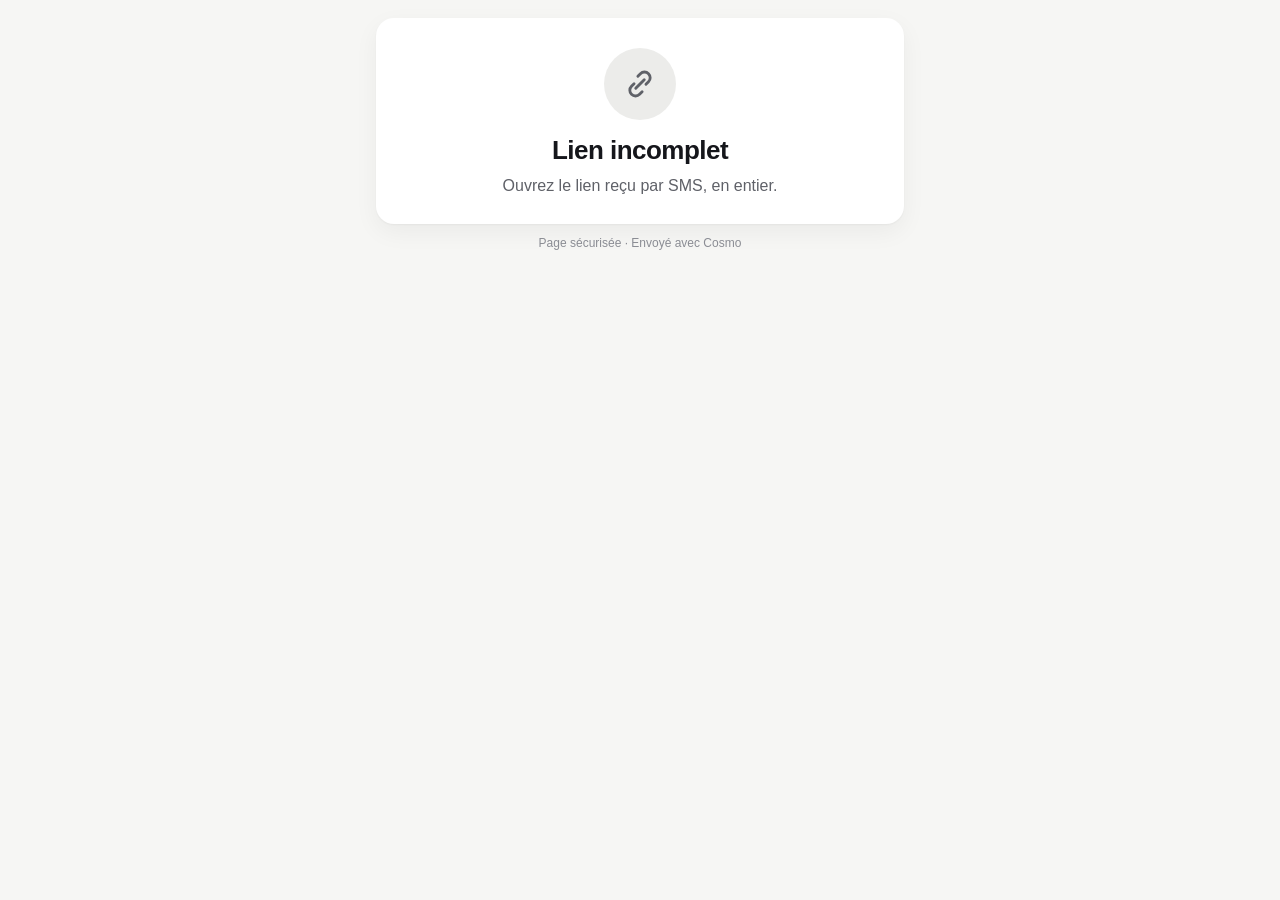
<file: point/index.html>
<!doctype html>
<html lang="fr">
<head>
<meta charset="utf-8">
<meta name="viewport" content="width=device-width, initial-scale=1, viewport-fit=cover">
<meta name="robots" content="noindex, nofollow">
<meta name="referrer" content="no-referrer">
<meta name="format-detection" content="telephone=no">
<meta name="theme-color" content="#f6f6f4" media="(prefers-color-scheme: light)">
<meta name="theme-color" content="#0f1013" media="(prefers-color-scheme: dark)">
<meta name="color-scheme" content="light dark">
<title>Où en êtes-vous ?</title>
<!--
  Page « Demander un point » de Cosmo : le salarié, sur le chantier, dit où il en est en deux appuis.
  Statique : à publier telle quelle sur un hébergement HTTPS, à côté de la page du devis (voir MISE-EN-SERVICE.md), puis donner
  son adresse au serveur : supabase secrets set COSMO_POINT_PAGE=https://…/point/
  Elle lit le chantier et envoie la réponse à la fonction Supabase cosmo-point (JSON, CORS).
  Essai sur le Mac : node server/dev.mjs, puis http://127.0.0.1:8787/point/?demo=1 (sans serveur) ou le lien rendu par « creer ».
-->
<style>
  :root {
    --fond: #f6f6f4; --carte: #ffffff; --encre: #15161b; --doux: #5f6168; --pale: #8c8e95; --trait: #e7e7e3; --champ: #d6d6d1;
    --gris: #ececea; --vert: #138a46; --vert-fond: #e8f6ee; --bleu: #2f4fb0; --bleu-fond: #eaeefa; --orange: #b54708;
    --orange-fond: #fdf0e6; --rouge: #b42318; --accent: #ff5a1f; --sur: #ffffff;
    --rayon: 18px; --ombre: 0 1px 2px rgba(0,0,0,.04), 0 8px 24px rgba(0,0,0,.05);
  }
  @media (prefers-color-scheme: dark) {
    :root {
      --fond: #0f1013; --carte: #1b1c21; --encre: #f3f3f1; --doux: #b3b5bc; --pale: #8e9097; --trait: #2c2d33; --champ: #3a3b42;
      --gris: #2a2b31; --vert: #2fbf6c; --vert-fond: #12301f; --bleu: #7d9bff; --bleu-fond: #1b2340; --orange: #ff9a4d;
      --orange-fond: #3a2412; --rouge: #ff7a6b; --sur: #0f1013;
      --ombre: 0 1px 2px rgba(0,0,0,.3);
    }
  }
  * { box-sizing: border-box; }
  html { -webkit-text-size-adjust: 100%; }
  body {
    margin: 0; background: var(--fond); color: var(--encre);
    font: 16px/1.5 -apple-system, BlinkMacSystemFont, "Segoe UI", Roboto, "Helvetica Neue", Arial, sans-serif;
    -webkit-tap-highlight-color: transparent;
  }
  main { max-width: 560px; margin: 0 auto;
    padding: max(18px, env(safe-area-inset-top)) max(16px, env(safe-area-inset-right)) 140px max(16px, env(safe-area-inset-left)); }
  main.sans-barre { padding-bottom: max(32px, env(safe-area-inset-bottom)); }
  .entreprise { display: flex; align-items: center; gap: 12px; margin: 2px 0 16px; }
  .monogramme { width: 44px; height: 44px; border-radius: 12px; background: var(--encre); color: var(--fond); display: grid;
    place-items: center; font-weight: 700; font-size: 17px; flex: none; }
  .entreprise b { display: block; font-size: 17px; line-height: 1.25; overflow-wrap: anywhere; }
  .entreprise span { color: var(--doux); font-size: 14px; }
  h1 { font-size: 30px; line-height: 1.15; letter-spacing: -.02em; margin: 0 0 14px; overflow-wrap: anywhere; }
  h2 { font-size: 15px; font-weight: 700; color: var(--doux); margin: 22px 0 10px; }
  .carte { background: var(--carte); border-radius: var(--rayon); box-shadow: var(--ombre); padding: 16px 18px; }
  .chantier .titre { font-size: 19px; font-weight: 700; line-height: 1.3; margin: 0 0 6px; overflow-wrap: anywhere; }
  .chantier .info { display: flex; gap: 10px; align-items: flex-start; color: var(--doux); font-size: 15px; margin: 4px 0 0; overflow-wrap: anywhere; }
  .chantier .info svg { flex: none; margin-top: 2px; color: var(--pale); }
  .chantier .quand { color: var(--encre); font-weight: 600; }
  .rappel { margin: 12px 0 0; padding: 10px 14px; border-radius: 12px; background: var(--gris); color: var(--doux); font-size: 14px; }
  .rappel p { margin: 0; }
  .rappel p + p { margin-top: 2px; }
  .pastilles { display: flex; flex-wrap: wrap; gap: 8px; }
  .pastille { min-height: 48px; padding: 10px 18px; border-radius: 999px; border: 1.5px solid var(--champ); background: var(--carte);
    color: var(--encre); font: inherit; font-size: 17px; font-weight: 600; cursor: pointer; touch-action: manipulation;
    user-select: none; -webkit-user-select: none; max-width: 100%; overflow-wrap: anywhere; }
  .pastille[aria-pressed="true"] { background: var(--encre); border-color: var(--encre); color: var(--fond); }
  .etats { display: grid; gap: 10px; }
  .etat { display: flex; align-items: center; gap: 14px; width: 100%; min-height: 76px; padding: 12px 16px; border-radius: var(--rayon);
    border: 2px solid transparent; background: var(--carte); box-shadow: var(--ombre); color: var(--encre); font: inherit; text-align: left;
    cursor: pointer; touch-action: manipulation; user-select: none; -webkit-user-select: none;
    transition: transform .12s ease, background-color .15s ease, border-color .15s ease; }
  .etat:active { transform: scale(.98); }
  .etat .rond { width: 46px; height: 46px; border-radius: 50%; display: grid; place-items: center; flex: none; }
  .etat b { display: block; font-size: 21px; line-height: 1.2; letter-spacing: -.01em; }
  .etat small { display: block; color: var(--doux); font-size: 14px; margin-top: 1px; }
  .etat .coche { margin-left: auto; width: 28px; height: 28px; border-radius: 50%; border: 2px solid var(--champ); flex: none;
    display: grid; place-items: center; color: transparent; }
  .etat.termine .rond { background: var(--vert-fond); color: var(--vert); }
  .etat.en_cours .rond { background: var(--bleu-fond); color: var(--bleu); }
  .etat.souci .rond { background: var(--orange-fond); color: var(--orange); }
  .etat[aria-pressed="true"] { color: var(--sur); }
  .etat[aria-pressed="true"] small { color: inherit; opacity: .85; }
  .etat[aria-pressed="true"] .rond { background: rgba(255,255,255,.2); color: inherit; }
  .etat[aria-pressed="true"] .coche { border-color: var(--sur); background: var(--sur); }
  .etat.termine[aria-pressed="true"] { background: var(--vert); }
  .etat.en_cours[aria-pressed="true"] { background: var(--bleu); }
  .etat.souci[aria-pressed="true"] { background: var(--orange); }
  .etat.termine[aria-pressed="true"] .coche svg { color: var(--vert); }
  .etat.en_cours[aria-pressed="true"] .coche svg { color: var(--bleu); }
  .etat.souci[aria-pressed="true"] .coche svg { color: var(--orange); }
  .etats.choisi .etat[aria-pressed="false"] { opacity: .62; box-shadow: none; }
  .avancement { margin: 4px 0 2px; }
  .avancement .pastille { flex: 1 1 auto; }
  .avancement .pastille[aria-pressed="true"] { background: var(--bleu); border-color: var(--bleu); color: var(--sur); }
  label.titre-champ { display: block; font-size: 15px; font-weight: 700; color: var(--doux); margin: 22px 0 8px; }
  label.titre-champ.oblige { color: var(--orange); }
  textarea, input[type=text] { width: 100%; font: inherit; font-size: 17px; padding: 12px 14px; border-radius: 14px;
    border: 1.5px solid var(--champ); background: var(--carte); color: var(--encre); }
  textarea { min-height: 96px; resize: vertical; }
  textarea:focus, input[type=text]:focus { outline: 2px solid var(--encre); outline-offset: 0; border-color: transparent; }
  textarea.manque { border-color: var(--orange); }
  .ajout-photo { display: flex; align-items: center; justify-content: center; gap: 10px; width: 100%; min-height: 56px; margin-top: 12px;
    border-radius: 14px; border: 1.5px dashed var(--champ); background: transparent; color: var(--encre); font: inherit; font-size: 17px;
    font-weight: 600; cursor: pointer; touch-action: manipulation; }
  .ajout-photo[disabled] { opacity: .5; cursor: default; }
  .vignettes { display: flex; gap: 10px; margin-top: 12px; }
  .vignettes:empty { display: none; }
  .vignette { position: relative; width: 96px; height: 96px; border-radius: 14px; overflow: hidden; background: var(--gris); flex: none; }
  .vignette img { width: 100%; height: 100%; object-fit: cover; display: block; }
  .vignette button { position: absolute; top: 4px; right: 4px; width: 36px; height: 36px; border-radius: 50%; border: 0;
    background: rgba(0,0,0,.62); color: #fff; display: grid; place-items: center; cursor: pointer; }
  .vignette.prepare::after { content: ""; position: absolute; inset: 0; background: linear-gradient(90deg, transparent, rgba(255,255,255,.35), transparent);
    background-size: 200% 100%; animation: brille 1.1s linear infinite; }
  .aide { color: var(--doux); font-size: 14px; margin: 8px 0 0; }
  .erreur { color: var(--rouge); font-size: 15px; font-weight: 600; margin: 0 0 8px; text-align: center; }
  .erreur:empty { display: none; }
  .barre { position: fixed; left: 0; right: 0; bottom: 0; z-index: 2; background: color-mix(in srgb, var(--fond) 92%, transparent);
    -webkit-backdrop-filter: blur(12px); backdrop-filter: blur(12px); border-top: 1px solid var(--trait);
    padding: 10px max(16px, env(safe-area-inset-right)) max(12px, env(safe-area-inset-bottom)) max(16px, env(safe-area-inset-left)); }
  .barre > div { max-width: 560px; margin: 0 auto; }
  .bouton { display: flex; width: 100%; align-items: center; justify-content: center; gap: 10px; min-height: 60px; padding: 12px 18px;
    border-radius: 16px; border: 0; font: inherit; font-weight: 700; font-size: 19px; cursor: pointer; text-decoration: none;
    touch-action: manipulation; user-select: none; -webkit-user-select: none; transition: transform .12s ease, opacity .12s ease; }
  .bouton:active { transform: scale(.98); }
  .bouton[disabled] { opacity: .4; cursor: default; transform: none; }
  .principal { background: var(--encre); color: var(--fond); }
  .secondaire { background: var(--gris); color: var(--encre); }
  button:focus-visible, a:focus-visible { outline: 3px solid var(--accent); outline-offset: 2px; }
  .appeler { display: flex; align-items: center; justify-content: center; gap: 8px; min-height: 48px; margin: 26px 0 0; color: var(--doux);
    font-size: 15px; font-weight: 600; text-decoration: none; }
  .appeler span { text-decoration: underline; text-underline-offset: 3px; }
  footer { color: var(--pale); font-size: 12px; text-align: center; margin-top: 10px; }
  .ecran { text-align: center; padding: 30px 20px 26px; }
  .ecran .rond { width: 72px; height: 72px; border-radius: 50%; display: grid; place-items: center; margin: 0 auto 16px; }
  .ecran .rond.ok { background: var(--vert-fond); color: var(--vert); }
  .ecran .rond.non { background: var(--gris); color: var(--doux); }
  .ecran h1 { font-size: 26px; margin: 0; }
  .ecran p { color: var(--doux); margin: 8px 0 0; overflow-wrap: anywhere; }
  .resume { margin: 18px 0 0; padding: 14px 16px; border-radius: 14px; background: var(--gris); text-align: left; }
  .resume b { display: block; font-size: 18px; }
  .resume p { margin: 4px 0 0; color: var(--doux); white-space: pre-line; overflow-wrap: anywhere; }
  .ecran .bouton { margin-top: 20px; }
  .chargement { height: 120px; border-radius: var(--rayon); margin-bottom: 12px;
    background: linear-gradient(90deg, var(--gris) 0%, var(--carte) 50%, var(--gris) 100%); background-size: 200% 100%;
    animation: brille 1.2s linear infinite; }
  .chargement.court { height: 40px; width: 60%; }
  @keyframes brille { to { background-position: -200% 0; } }
  .apparait { animation: monte .22s ease-out both; }
  @keyframes monte { from { opacity: 0; transform: translateY(6px); } }
  .cache { display: none !important; }
  .lecteur { position: absolute; width: 1px; height: 1px; overflow: hidden; clip: rect(0 0 0 0); white-space: nowrap; }
  @media (prefers-reduced-motion: reduce) {
    .chargement, .vignette.prepare::after { animation: none; }
    .apparait { animation: none; }
    .etat, .bouton { transition: none; }
    .etat:active, .bouton:active { transform: none; }
  }
</style>
</head>
<body>
<main id="page" aria-live="polite">
  <div class="chargement court" aria-hidden="true"></div>
  <div class="chargement" aria-label="Chargement"></div>
</main>
<script>
"use strict";
// Fonction du serveur. Sur le Mac (serveur d'essai server/dev.mjs, adresse locale ou du Wi-Fi), la page parle au même
// serveur ; ?api=… n'est accepté qu'en localhost. Ailleurs, toujours la fonction de Supabase.
const API_DEFAUT = "https://zqbosemrskrwvzlsaqay.supabase.co/functions/v1/cosmo-point";
const params = new URLSearchParams(location.search);
const hote = location.hostname;
const local = ["localhost", "127.0.0.1"].includes(hote);
const reseauLocal = local || /^(10\.|192\.168\.|172\.(1[6-9]|2\d|3[01])\.)/.test(hote) || hote.endsWith(".local");
const API = (local && params.get("api")) || (reseauLocal && location.protocol === "http:" ? location.origin + "/cosmo-point" : API_DEFAUT);
const demo = params.get("demo") === "1";
const jeton = params.get("t") || "";
const page = document.getElementById("page");
const reduit = matchMedia("(prefers-reduced-motion: reduce)").matches;

/** Point lu (ou d'exemple), et ce que la personne est en train de saisir : gardé tant que la page est ouverte */
let point = null;
const saisie = { nom: "", etat: "", avancement: null, mot: "", photos: [] };
let envoiEnCours = false;

// MARK: Petits outils (jamais d'HTML venu du serveur : textContent seulement)

function el(tag, attrs = {}, ...enfants) {
  const e = document.createElement(tag);
  for (const [k, v] of Object.entries(attrs)) {
    if (v === undefined || v === null || v === false) continue;
    if (k === "class") e.className = v;
    else if (k.startsWith("on")) e.addEventListener(k.slice(2), v);
    else e.setAttribute(k, v === true ? "" : v);
  }
  for (const c of enfants.flat()) if (c !== null && c !== undefined && c !== false && c !== "") e.append(c instanceof Node ? c : document.createTextNode(String(c)));
  return e;
}

/** Icônes au trait, dessinées ici (24 × 24) */
const TRACES = {
  termine: ["M5 12.5l4.5 4.5L19 7.5"],
  en_cours: ["M12 3a9 9 0 1 0 9 9", "M12 7v5l3.5 2"],
  souci: ["M12 4L2.8 19.5h18.4z", "M12 10v4.5", "M12 17.2v.3"],
  coche: ["M6 12.5l4 4L18 8.5"],
  lieu: ["M12 21s-6.5-6.2-6.5-11a6.5 6.5 0 0 1 13 0c0 4.8-6.5 11-6.5 11z", "M12 12.3a2.3 2.3 0 1 0 0-4.6 2.3 2.3 0 0 0 0 4.6z"],
  heure: ["M12 21a9 9 0 1 0 0-18 9 9 0 0 0 0 18z", "M12 7.5V12l3 2"],
  dossier: ["M3.5 7.5a2 2 0 0 1 2-2h4l2 2.2h7a2 2 0 0 1 2 2V17a2 2 0 0 1-2 2h-13a2 2 0 0 1-2-2z"],
  photo: ["M4 8.5a2 2 0 0 1 2-2h2l1.6-2h4.8l1.6 2h2a2 2 0 0 1 2 2V17a2 2 0 0 1-2 2H6a2 2 0 0 1-2-2z", "M12 16a3.2 3.2 0 1 0 0-6.4 3.2 3.2 0 0 0 0 6.4z"],
  retirer: ["M7 7l10 10", "M17 7L7 17"],
  telephone: ["M5 4h3.5l1.5 4.5-2.2 1.4a11 11 0 0 0 6.3 6.3l1.4-2.2L20 15.5V19a1.5 1.5 0 0 1-1.6 1.5C10.6 20 4 13.4 3.5 5.6A1.5 1.5 0 0 1 5 4z"],
  lien: ["M9 15l6-6", "M10.5 6.5l1.8-1.8a4 4 0 0 1 5.7 5.7l-1.8 1.8", "M13.5 17.5l-1.8 1.8a4 4 0 0 1-5.7-5.7l1.8-1.8"],
  horloge: ["M12 21a9 9 0 1 0 0-18 9 9 0 0 0 0 18z", "M12 7.5V12"],
  reseau: ["M3 9.5a13 13 0 0 1 18 0", "M6.5 13a8 8 0 0 1 11 0", "M10 16.5a3 3 0 0 1 4 0", "M12 20v.2"],
};
function icone(nom, taille = 24, epaisseur = 2) {
  const ns = "http://www.w3.org/2000/svg";
  const s = document.createElementNS(ns, "svg");
  for (const [k, v] of Object.entries({ width: taille, height: taille, viewBox: "0 0 24 24", fill: "none", stroke: "currentColor",
    "stroke-width": epaisseur, "stroke-linecap": "round", "stroke-linejoin": "round", "aria-hidden": "true", focusable: "false" })) s.setAttribute(k, v);
  for (const d of TRACES[nom] || []) { const p = document.createElementNS(ns, "path"); p.setAttribute("d", d); s.append(p); }
  return s;
}

function initiales(nom) {
  return (nom || "").split(/\s+/).filter((m) => /[A-Za-zÀ-ÿ]/.test(m)).slice(0, 2).map((m) => m[0]).join("").toUpperCase() || "·";
}

const memeJour = (a, b) => a.getFullYear() === b.getFullYear() && a.getMonth() === b.getMonth() && a.getDate() === b.getDate();
/** « 8 h 30 », « 14 h » (espaces insécables : jamais coupé en fin de ligne) */
const heure = (d) => d.getHours() + "\u00a0h" + (d.getMinutes() ? "\u00a0" + String(d.getMinutes()).padStart(2, "0") : "");

/** « Aujourd'hui · 8 h 30 », « Demain · 14 h », « jeudi 13 novembre · 8 h 30 » ; date seule : sans l'heure */
function quand(iso) {
  if (!iso) return "";
  const dateSeule = /^\d{4}-\d{2}-\d{2}$/.test(iso);
  const d = new Date(dateSeule ? iso + "T12:00:00" : iso);
  if (Number.isNaN(d.getTime())) return "";
  const auj = new Date();
  const dem = new Date(auj); dem.setDate(auj.getDate() + 1);
  const hier = new Date(auj); hier.setDate(auj.getDate() - 1);
  const jour = memeJour(d, auj) ? "Aujourd'hui" : memeJour(d, dem) ? "Demain" : memeJour(d, hier) ? "Hier"
    : d.toLocaleDateString("fr-FR", { weekday: "long", day: "numeric", month: "long" }).replace(/^./, (c) => c.toUpperCase());
  return dateSeule ? jour : jour + " · " + heure(d);
}

/** « à 10 h 12 », « hier à 18 h », « le 10 nov. à 9 h » */
function moment(iso) {
  const d = new Date(iso);
  if (Number.isNaN(d.getTime())) return "";
  const auj = new Date();
  const hier = new Date(auj); hier.setDate(auj.getDate() - 1);
  if (memeJour(d, auj)) return "à " + heure(d);
  if (memeJour(d, hier)) return "hier à " + heure(d);
  return "le " + d.toLocaleDateString("fr-FR", { day: "numeric", month: "short" }) + " à " + heure(d);
}

const ETATS = {
  termine: { libelle: "Terminé", aide: "Le travail est fini" },
  en_cours: { libelle: "En cours", aide: "Ça avance" },
  souci: { libelle: "Un souci", aide: "Quelque chose bloque" },
};
const AVANCEMENTS = [[25, "25 %"], [50, "50 %"], [75, "75 %"], [90, "Presque fini"]];

/** « en cours (50 %) », « terminé », « un souci » */
function etatCourt(r) {
  if (r.etat === "termine") return "terminé";
  if (r.etat === "souci") return "un souci";
  return typeof r.avancement === "number" ? (r.avancement >= 90 ? "presque fini" : "en cours (" + r.avancement + " %)") : "en cours";
}

const nomEntreprise = () => point?.entreprise?.nom || "l'entreprise";
const telephone = (e) => (e?.telephone || "").replace(/[^\d+]/g, "");

function afficher(noeuds, { barre = null } = {}) {
  page.classList.toggle("sans-barre", !barre);
  page.replaceChildren(...noeuds.filter(Boolean));
  document.querySelector(".barre")?.remove();
  if (barre) document.body.append(barre);
}

function entete(e) {
  if (!e?.nom) return null;
  return el("div", { class: "entreprise" },
    el("div", { class: "monogramme", "aria-hidden": "true" }, initiales(e.nom)),
    el("div", {}, el("b", {}, e.nom), el("span", {}, "Demande de point")));
}

function appeler(e) {
  const tel = telephone(e);
  if (!tel) return null;
  return el("a", { class: "appeler", href: "tel:" + tel }, icone("telephone", 18), el("span", {}, "Appeler " + (e.nom || e.telephone)));
}

function pied() { return el("footer", {}, "Page sécurisée · Envoyé avec Cosmo"); }

/** Écran d'état (lien inconnu, expiré, clos, erreur) */
function ecran({ symbole, genre = "non", titre, texte, entreprise, action }) {
  document.title = titre;
  afficher([
    entete(entreprise),
    el("section", { class: "carte ecran apparait" },
      el("div", { class: "rond " + genre }, icone(symbole, 34)),
      el("h1", {}, titre), texte ? el("p", {}, texte) : null, action || null),
    appeler(entreprise), pied(),
  ]);
}

// MARK: Chargement

async function charger() {
  if (demo) { point = exemple(); return formulaire(); }
  if (!/^[A-Za-z0-9_-]{43}$/.test(jeton)) {
    return ecran({ symbole: "lien", titre: "Lien incomplet", texte: "Ouvrez le lien reçu par SMS, en entier." });
  }
  afficher([el("div", { class: "chargement court", "aria-hidden": "true" }), el("div", { class: "chargement", "aria-label": "Chargement" })]);
  try {
    const r = await fetch(API + "?t=" + encodeURIComponent(jeton), { cache: "no-store" });
    const j = await r.json().catch(() => ({}));
    if (r.status === 404) return ecran({ symbole: "lien", titre: "Ce lien n'existe pas", texte: "Vérifiez qu'il est complet, ou demandez un nouveau lien." });
    if (r.status === 410) return ecran({ symbole: "horloge", titre: "Ce lien a expiré", texte: "Il était valable 7 jours. " + (j.entreprise?.nom ? "Appelez " + j.entreprise.nom + " pour donner des nouvelles." : ""), entreprise: j.entreprise });
    if (!r.ok) return ecran({ symbole: "reseau", titre: "Page indisponible", texte: j.error || "Réessayez dans un instant.", action: boutonRecharger() });
    point = j;
    if (point.clos) return clos();
    formulaire();
  } catch {
    ecran({ symbole: "reseau", titre: "Pas de connexion", texte: "Vérifiez le réseau, puis réessayez.", action: boutonRecharger() });
  }
}

function boutonRecharger() {
  return el("button", { class: "bouton secondaire", type: "button", onclick: charger }, "Réessayer");
}

function clos() {
  const e = point?.entreprise || {};
  ecran({ symbole: "coche", titre: "Ce point est clos",
    texte: telephone(e) ? "Il n'attend plus de réponse. Appelez " + (e.nom || "l'entreprise") + " si besoin." : "Il n'attend plus de réponse.", entreprise: e });
}

// MARK: Formulaire

function formulaire() {
  const p = point;
  const e = p.entreprise || {};
  const personnes = Array.isArray(p.personnes) ? p.personnes : [];
  if (personnes.length === 1 && !saisie.nom) saisie.nom = personnes[0];
  document.title = (p.question || "Où en êtes-vous ?") + (e.nom ? " · " + e.nom : "");

  // Carte du chantier
  const lignes = [];
  const q = quand(p.debut);
  if (q) lignes.push(el("p", { class: "info quand" }, icone("heure", 18), el("span", {}, q)));
  if (p.lieu) lignes.push(el("p", { class: "info" }, icone("lieu", 18), el("span", {}, p.lieu)));
  if (p.dossier) lignes.push(el("p", { class: "info" }, icone("dossier", 18), el("span", {}, p.dossier)));
  const reponses = Array.isArray(p.reponses) ? p.reponses : [];
  const rappel = reponses.length
    ? el("div", { class: "rappel" }, reponses.slice(-3).map((r) => el("p", {},
        (r.nom ? r.nom + " a" : "Vous avez") + " répondu : " + etatCourt(r) + " " + moment(r.le) + ".")))
    : null;

  // Qui répond ?
  let qui = null;
  if (personnes.length > 1) {
    const zone = el("div", { class: "pastilles", role: "group", "aria-labelledby": "qui" });
    const majQui = () => zone.querySelectorAll("button").forEach((b) => b.setAttribute("aria-pressed", String(b.dataset.nom === saisie.nom)));
    for (const n of personnes) {
      zone.append(el("button", { class: "pastille", type: "button", "data-nom": n, "aria-pressed": "false",
        onclick: () => { saisie.nom = saisie.nom === n ? "" : n; majQui(); } }, n));
    }
    majQui();
    qui = [el("h2", { id: "qui" }, "Qui répond ?"), zone];
  } else if (personnes.length === 0) {
    const champ = el("input", { type: "text", id: "prenom", autocomplete: "given-name", autocapitalize: "words", enterkeyhint: "done",
      maxlength: "60", placeholder: "Facultatif", oninput: (ev) => { saisie.nom = ev.target.value; } });
    champ.value = saisie.nom;
    qui = [el("label", { class: "titre-champ", for: "prenom" }, "Votre prénom"), champ];
  }

  // Les trois réponses
  const etats = el("div", { class: "etats", role: "group", "aria-labelledby": "question" });
  for (const [cle, d] of Object.entries(ETATS)) {
    etats.append(el("button", { class: "etat " + cle, type: "button", "data-etat": cle, "aria-pressed": "false", "aria-label": d.libelle + ". " + d.aide, onclick: () => choisir(cle) },
      el("span", { class: "rond" }, icone(cle, 26, 2.4)),
      el("span", {}, el("b", {}, d.libelle), el("small", {}, d.aide)),
      el("span", { class: "coche" }, icone("coche", 18, 3))));
  }

  // Avancement (en cours)
  const avancement = el("div", { class: "avancement cache", id: "avancement" },
    el("h2", { id: "titre-avancement" }, "Avancement (facultatif)"),
    el("div", { class: "pastilles", role: "group", "aria-labelledby": "titre-avancement" },
      AVANCEMENTS.map(([v, l]) => el("button", { class: "pastille", type: "button", "data-valeur": String(v), "aria-pressed": "false",
        onclick: () => { saisie.avancement = saisie.avancement === v ? null : v; majAvancement(); } }, l))));

  // Un mot, des photos
  const titreMot = el("label", { class: "titre-champ", for: "mot", id: "titre-mot" }, "Un mot (facultatif)");
  const mot = el("textarea", { id: "mot", maxlength: "500", rows: "3", autocapitalize: "sentences", placeholder: "Par exemple : reste la peinture du plafond",
    oninput: (ev) => { saisie.mot = ev.target.value; ev.target.classList.remove("manque"); erreur(""); } });
  mot.value = saisie.mot;
  const fichier = el("input", { type: "file", accept: "image/*", capture: "environment", class: "cache", id: "fichier", onchange: ajouterPhoto });
  const ajout = el("button", { class: "ajout-photo", type: "button", id: "ajout", onclick: () => fichier.click() }, icone("photo", 22), "Ajouter une photo");
  const vignettes = el("div", { class: "vignettes", id: "vignettes" });

  // Barre du bas
  const message = el("p", { class: "erreur", id: "erreur", role: "alert" });
  const envoyer = el("button", { class: "bouton principal", type: "button", id: "envoyer", disabled: true, onclick: envoyerReponse }, "Envoyer");
  const barre = el("div", { class: "barre" }, el("div", {}, message, envoyer));

  afficher([
    entete(e),
    el("h1", { id: "question" }, p.question || "Où en êtes-vous ?"),
    el("section", { class: "carte chantier", "aria-label": "Le chantier" }, el("p", { class: "titre" }, p.titre || "Chantier"), lignes, rappel),
    qui,
    el("h2", {}, "Votre réponse"),
    etats, avancement,
    titreMot, mot, fichier, ajout, vignettes,
    appeler(e), pied(),
  ].flat(), { barre });
  majEtat();
  majAvancement();
  majPhotos();
}

function choisir(cle) {
  saisie.etat = saisie.etat === cle ? "" : cle;
  if (saisie.etat !== "en_cours") saisie.avancement = null;
  majEtat();
  majAvancement();
  if (saisie.etat === "souci") {
    const mot = document.getElementById("mot");
    mot.focus({ preventScroll: true });
    mot.scrollIntoView({ behavior: reduit ? "auto" : "smooth", block: "center" });
  }
}

function majEtat() {
  const zone = document.querySelector(".etats");
  if (!zone) return;
  zone.classList.toggle("choisi", !!saisie.etat);
  zone.querySelectorAll("button").forEach((b) => b.setAttribute("aria-pressed", String(b.dataset.etat === saisie.etat)));
  document.getElementById("avancement").classList.toggle("cache", saisie.etat !== "en_cours");
  const souci = saisie.etat === "souci";
  const titre = document.getElementById("titre-mot");
  titre.textContent = souci ? "Qu'est-ce qui bloque ?" : "Un mot (facultatif)";
  titre.classList.toggle("oblige", souci);
  const mot = document.getElementById("mot");
  mot.required = souci;
  mot.setAttribute("aria-required", String(souci));
  mot.placeholder = souci ? "Par exemple : il manque les joints" : "Par exemple : reste la peinture du plafond";
  document.getElementById("envoyer").disabled = !saisie.etat || envoiEnCours;
  erreur("");
}

function majAvancement() {
  document.querySelectorAll("#avancement button").forEach((b) => b.setAttribute("aria-pressed", String(Number(b.dataset.valeur) === saisie.avancement)));
}

function erreur(texte) {
  const e = document.getElementById("erreur");
  if (e) e.textContent = texte;
}

// MARK: Photos (réduites dans la page : 1280 px au plus, JPEG, moins de 550 Ko)

const PHOTOS_MAX = 2;
const OCTETS_MAX = 550 * 1024;

function majPhotos() {
  const zone = document.getElementById("vignettes");
  if (!zone) return;
  zone.replaceChildren(...saisie.photos.map((ph, i) => el("div", { class: "vignette" + (ph.base64 ? "" : " prepare") },
    el("img", { src: ph.apercu, alt: "Photo " + (i + 1) }),
    el("button", { type: "button", "aria-label": "Retirer la photo " + (i + 1), onclick: () => retirerPhoto(i) }, icone("retirer", 18, 2.4)))));
  const ajout = document.getElementById("ajout");
  ajout.disabled = saisie.photos.length >= PHOTOS_MAX;
  ajout.lastChild.textContent = saisie.photos.length >= PHOTOS_MAX ? "Deux photos au plus" : saisie.photos.length ? "Ajouter une autre photo" : "Ajouter une photo";
}

function retirerPhoto(i) {
  const [ph] = saisie.photos.splice(i, 1);
  if (ph?.apercu) URL.revokeObjectURL(ph.apercu);
  majPhotos();
}

async function ajouterPhoto(ev) {
  const f = ev.target.files?.[0];
  ev.target.value = "";
  if (!f || saisie.photos.length >= PHOTOS_MAX) return;
  const ph = { apercu: URL.createObjectURL(f), base64: "" };
  saisie.photos.push(ph);
  majPhotos();
  try {
    const jpeg = await reduire(f);
    URL.revokeObjectURL(ph.apercu);
    ph.apercu = URL.createObjectURL(jpeg);
    ph.base64 = await enBase64(jpeg);
  } catch {
    const i = saisie.photos.indexOf(ph);
    if (i >= 0) retirerPhoto(i);
    erreur("Cette photo n'a pas pu être lue. Essayez-en une autre.");
    return;
  }
  majPhotos();
}

function chargerImage(f) {
  return new Promise((ok, ko) => {
    const img = new Image();
    const url = URL.createObjectURL(f);
    img.onload = () => { URL.revokeObjectURL(url); ok(img); };
    img.onerror = () => { URL.revokeObjectURL(url); ko(new Error("image")); };
    img.src = url;
  });
}

const versBlob = (toile, qualite) => new Promise((ok) => toile.toBlob(ok, "image/jpeg", qualite));

/** Photo réduite : côté le plus long à 1280 px (puis 960), qualité 0,7 descendue jusqu'à passer sous 550 Ko */
async function reduire(f) {
  const img = await chargerImage(f);
  for (const cote of [1280, 960, 720]) {
    const k = Math.min(1, cote / Math.max(img.naturalWidth, img.naturalHeight));
    const toile = document.createElement("canvas");
    toile.width = Math.max(1, Math.round(img.naturalWidth * k));
    toile.height = Math.max(1, Math.round(img.naturalHeight * k));
    const c = toile.getContext("2d");
    c.fillStyle = "#fff";
    c.fillRect(0, 0, toile.width, toile.height);
    c.drawImage(img, 0, 0, toile.width, toile.height);
    for (const q of [0.7, 0.6, 0.5, 0.4]) {
      const b = await versBlob(toile, q);
      if (b && b.size <= OCTETS_MAX) return b;
    }
  }
  throw new Error("trop lourde");
}

function enBase64(blob) {
  return new Promise((ok, ko) => {
    const l = new FileReader();
    l.onload = () => ok(String(l.result).replace(/^data:[^,]*,/, ""));
    l.onerror = ko;
    l.readAsDataURL(blob);
  });
}

// MARK: Envoi

async function envoyerReponse() {
  if (!saisie.etat || envoiEnCours) return;
  const mot = saisie.mot.trim();
  if (saisie.etat === "souci" && !mot) {
    const champ = document.getElementById("mot");
    champ.classList.add("manque");
    champ.focus();
    return erreur("Dites en un mot ce qui bloque.");
  }
  if (saisie.photos.some((ph) => !ph.base64)) return erreur("Une photo se prépare encore. Un instant…");
  const corps = { action: "repondre", t: jeton, etat: saisie.etat, mot, nom: saisie.nom.trim(), photos: saisie.photos.map((ph) => ph.base64) };
  if (saisie.etat === "en_cours" && saisie.avancement !== null) corps.avancement = saisie.avancement;

  const bouton = document.getElementById("envoyer");
  envoiEnCours = true;
  bouton.disabled = true;
  bouton.textContent = "Envoi…";
  erreur("");
  try {
    let le;
    if (demo) {
      await new Promise((ok) => setTimeout(ok, 700));
      le = new Date().toISOString();
    } else {
      const r = await fetch(API, { method: "POST", headers: { "content-type": "application/json" }, body: JSON.stringify(corps) });
      const j = await r.json().catch(() => ({}));
      if (!r.ok) {
        envoiEnCours = false;
        if (j.code === "clos") return clos();
        if (j.code === "expire") return ecran({ symbole: "horloge", titre: "Ce lien a expiré", texte: "Votre réponse n'a pas pu partir. Appelez " + nomEntreprise() + ".", entreprise: point.entreprise });
        if (j.code === "mot") { document.getElementById("mot").focus(); }
        bouton.disabled = false;
        bouton.textContent = "Réessayer";
        return erreur(j.error || "L'envoi n'a pas abouti. Réessayez.");
      }
      le = j.le || new Date().toISOString();
    }
    envoiEnCours = false;
    confirmation({ etat: corps.etat, avancement: corps.avancement ?? null, mot, nom: corps.nom, le, photos: corps.photos.length });
  } catch {
    envoiEnCours = false;
    bouton.disabled = false;
    bouton.textContent = "Réessayer";
    erreur("Pas de connexion. Votre réponse est gardée : réessayez.");
  }
}

function confirmation(r) {
  point.reponses = [...(point.reponses || []), r];
  // Nouvelle réponse plus tard (« c'est terminé ») : on repart d'une saisie vide, le prénom est gardé
  for (const ph of saisie.photos) URL.revokeObjectURL(ph.apercu);
  Object.assign(saisie, { etat: "", avancement: null, mot: "", photos: [] });
  const libelle = ETATS[r.etat].libelle + (r.etat === "en_cours" && typeof r.avancement === "number" ? (r.avancement >= 90 ? " · presque fini" : " · " + r.avancement + " %") : "");
  const details = [r.photos ? (r.photos === 1 ? "1 photo" : r.photos + " photos") : "", r.nom ? "de " + r.nom : ""].filter(Boolean).join(", ");
  document.title = "C'est envoyé";
  afficher([
    entete(point.entreprise),
    el("section", { class: "carte ecran apparait" },
      el("div", { class: "rond ok" }, icone("coche", 36, 3)),
      el("h1", {}, "C'est envoyé. Merci."),
      el("p", {}, nomEntreprise().replace(/^./, (c) => c.toUpperCase()) + " a reçu votre réponse " + moment(r.le) + "."),
      el("div", { class: "resume" }, el("b", {}, libelle), r.mot ? el("p", {}, r.mot) : null, details ? el("p", {}, details) : null),
      el("button", { class: "bouton secondaire", type: "button", onclick: formulaire }, "Envoyer une autre réponse")),
    appeler(point.entreprise), pied(),
  ]);
  window.scrollTo({ top: 0 });
}

// MARK: Démonstration (?demo=1) : chantier d'exemple, rien n'est envoyé

function exemple() {
  const d = new Date();
  d.setHours(8, 30, 0, 0);
  return {
    entreprise: { nom: "Peinture Martin", telephone: "06 12 34 56 78" },
    titre: "Rénovation salle de bains", lieu: "12 rue des Lilas, 93100 Montreuil", debut: d.toISOString(), dossier: "Famille Durand",
    question: "", personnes: ["Karim", "Julie"], expire: new Date(Date.now() + 7 * 864e5).toISOString(), clos: false, reponses: [],
  };
}

charger();
</script>
</body>
</html>
</file>
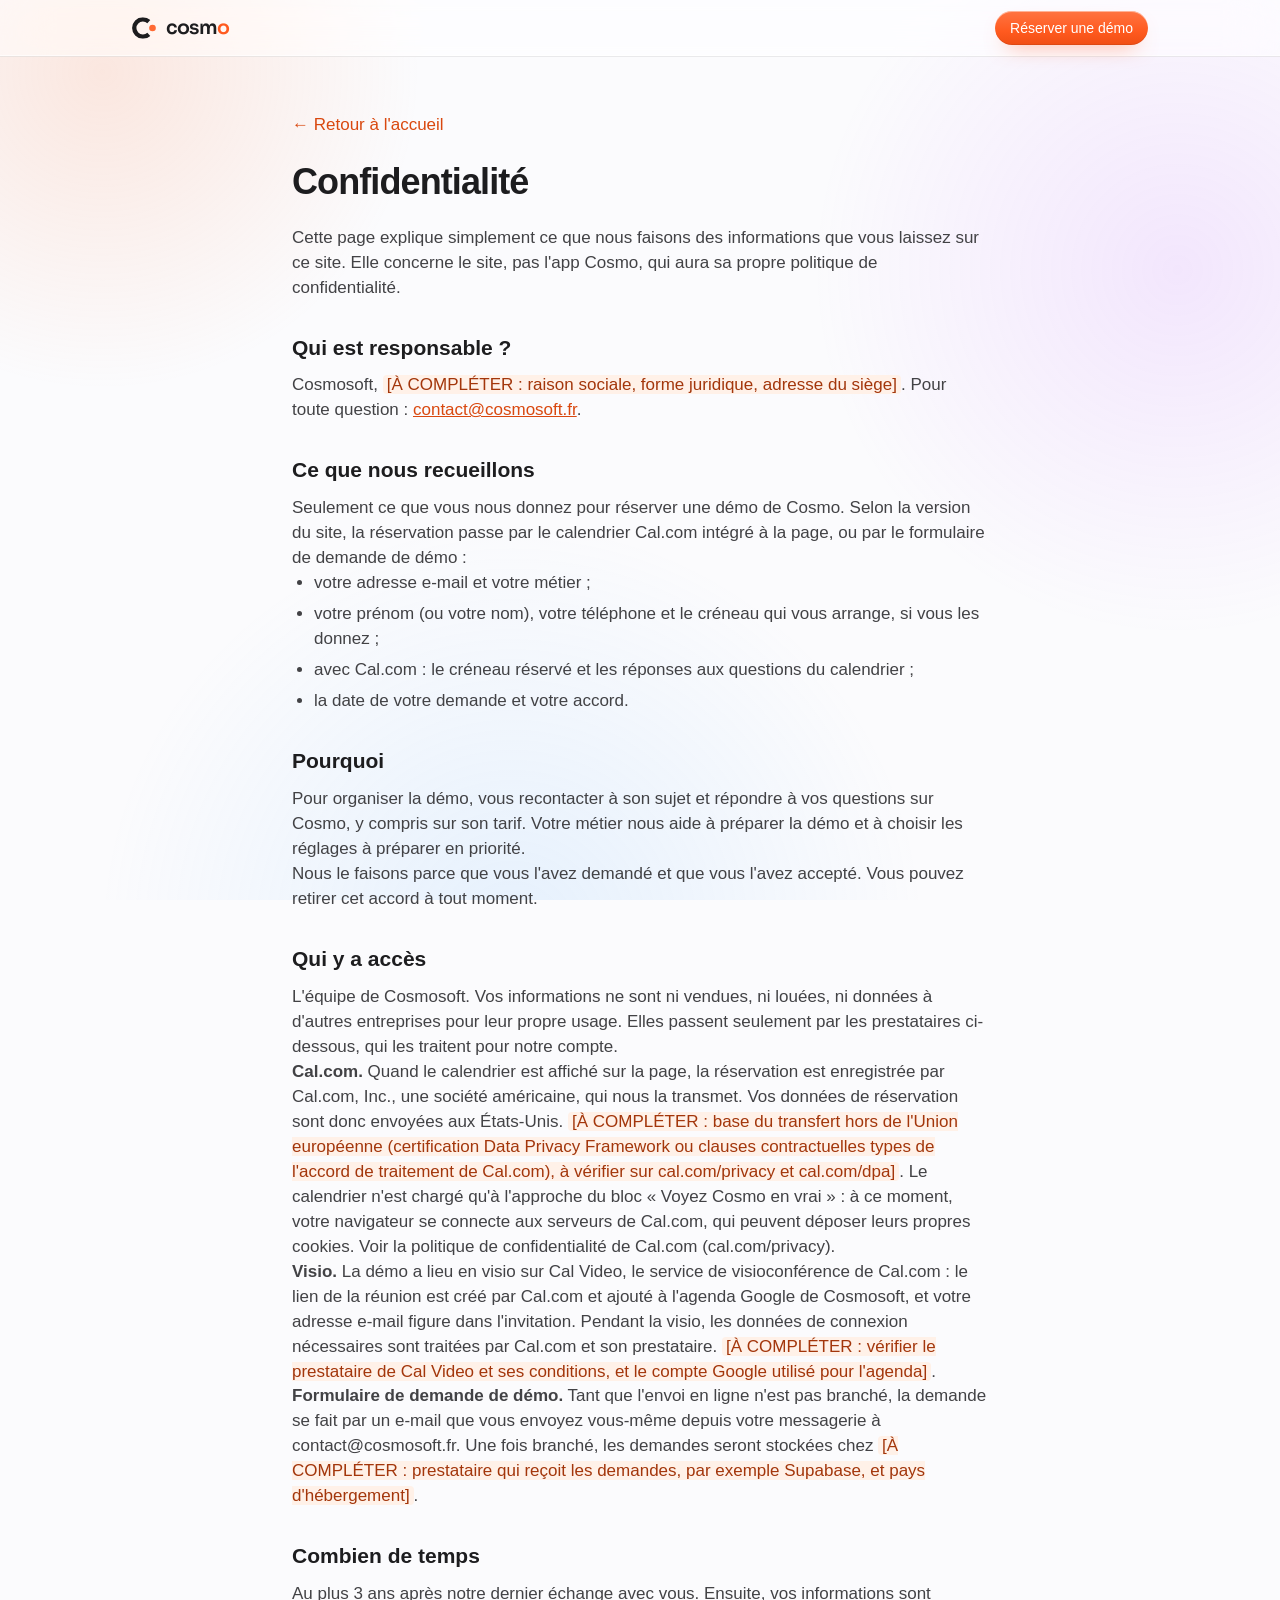
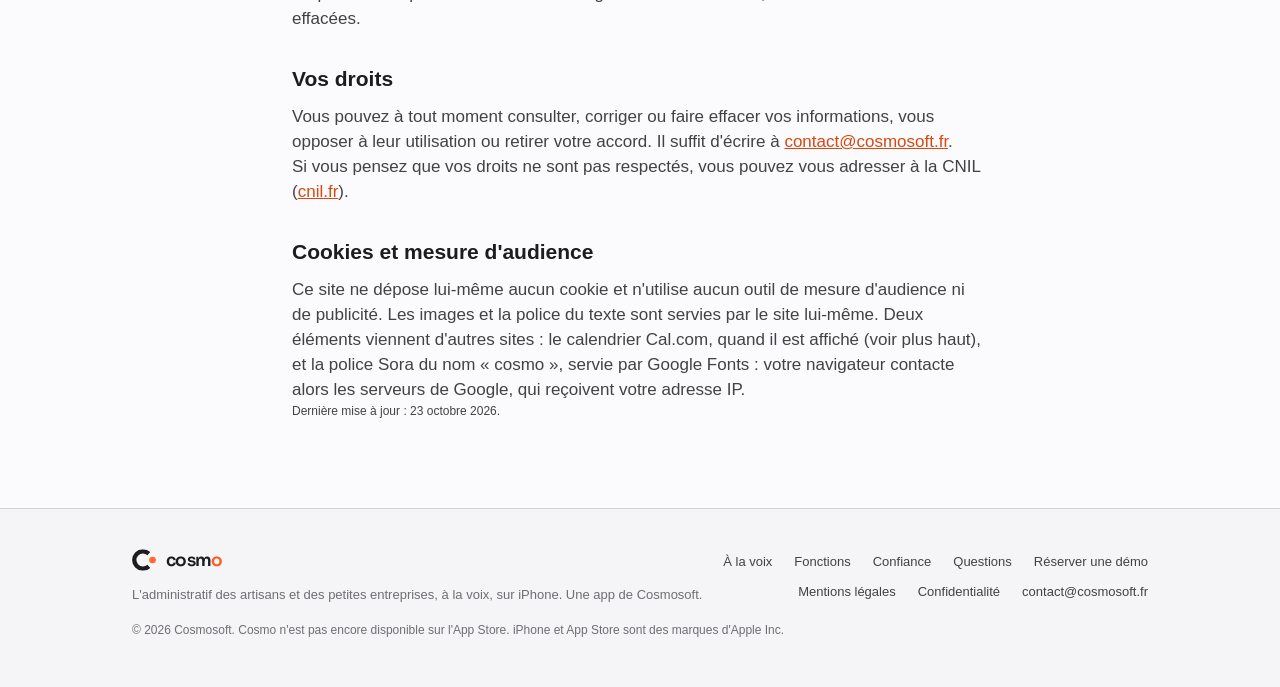
<file: confidentialite.html>
<!doctype html>
<html lang="fr">
<head>
<meta name="robots" content="noindex, nofollow">
<meta charset="utf-8">
<meta name="viewport" content="width=device-width, initial-scale=1, viewport-fit=cover">
<title>Confidentialité – Cosmo par Cosmosoft</title>
<meta name="description" content="Ce que Cosmosoft fait des informations laissées pour réserver une démo de Cosmo.">
<meta name="theme-color" content="#0B0B0F">
<link rel="icon" href="favicon.svg" type="image/svg+xml">
<link rel="icon" type="image/png" sizes="32x32" href="favicon-32.png">
<link rel="apple-touch-icon" href="apple-touch-icon.png">
<link rel="preconnect" href="https://fonts.googleapis.com">
<link rel="preconnect" href="https://fonts.gstatic.com" crossorigin>
<link rel="stylesheet" href="https://fonts.googleapis.com/css2?family=Sora:wght@600&text=cosm&display=swap">
<link rel="stylesheet" href="style.css">
</head>
<body>
<a class="evitement" href="#contenu">Aller au contenu</a>
<svg width="0" height="0" class="cache" aria-hidden="true" focusable="false">
  <symbol id="logo" viewBox="17 35 156 130"><path fill="currentColor" d="M126.882 52.507A65 65 0 1 0 126.882 147.493L109.131 128.496A39 39 0 1 1 109.131 71.504Z"/><circle fill="#FF6A33" cx="140" cy="100" r="20"/></symbol>
</svg>
<header class="entete entete-page">
  <div class="largeur entete-ligne">
    <a class="marque" href="index.html" aria-label="Cosmo par Cosmosoft, accueil">
      <svg class="marque-c" viewBox="0 0 156 130" aria-hidden="true"><use href="#logo" width="156" height="130"/></svg>
      <span class="marque-nom nom">cosm<i>o</i></span>
    </a>
    <a class="bouton bouton-blanc bouton-petit" href="index.html#demo">Réserver une démo</a>
  </div>
</header>

<main id="contenu" class="page-texte">
  <div class="largeur etroit">
    <a class="retour" href="index.html">← Retour à l'accueil</a>
    <h1>Confidentialité</h1>
    <p>Cette page explique simplement ce que nous faisons des informations que vous laissez sur ce site. Elle concerne le site, pas l'app Cosmo, qui aura sa propre politique de confidentialité.</p>

    <h2>Qui est responsable&nbsp;?</h2>
    <p>Cosmosoft, <span class="a-completer">[À COMPLÉTER&nbsp;: raison sociale, forme juridique, adresse du siège]</span>. Pour toute question&nbsp;: <a href="mailto:contact@cosmosoft.fr">contact@cosmosoft.fr</a>.</p>

    <h2>Ce que nous recueillons</h2>
    <p>Seulement ce que vous nous donnez pour réserver une démo de Cosmo. Selon la version du site, la réservation passe par le calendrier Cal.com intégré à la page, ou par le formulaire de demande de démo&nbsp;:</p>
    <ul>
      <li>votre adresse e-mail et votre métier&nbsp;;</li>
      <li>votre prénom (ou votre nom), votre téléphone et le créneau qui vous arrange, si vous les donnez&nbsp;;</li>
      <li>avec Cal.com&nbsp;: le créneau réservé et les réponses aux questions du calendrier&nbsp;;</li>
      <li>la date de votre demande et votre accord.</li>
    </ul>
    <h2>Pourquoi</h2>
    <p>Pour organiser la démo, vous recontacter à son sujet et répondre à vos questions sur Cosmo, y compris sur son tarif. Votre métier nous aide à préparer la démo et à choisir les réglages à préparer en priorité.</p>
    <p>Nous le faisons parce que vous l'avez demandé et que vous l'avez accepté. Vous pouvez retirer cet accord à tout moment.</p>
    <h2>Qui y a accès</h2>
    <p>L'équipe de Cosmosoft. Vos informations ne sont ni vendues, ni louées, ni données à d'autres entreprises pour leur propre usage. Elles passent seulement par les prestataires ci-dessous, qui les traitent pour notre compte.</p>
    <p><strong>Cal.com.</strong> Quand le calendrier est affiché sur la page, la réservation est enregistrée par Cal.com, Inc., une société américaine, qui nous la transmet. Vos données de réservation sont donc envoyées aux États-Unis. <span class="a-completer">[À COMPLÉTER&nbsp;: base du transfert hors de l'Union européenne (certification Data Privacy Framework ou clauses contractuelles types de l'accord de traitement de Cal.com), à vérifier sur cal.com/privacy et cal.com/dpa]</span>. Le calendrier n'est chargé qu'à l'approche du bloc «&nbsp;Voyez Cosmo en vrai&nbsp;»&nbsp;: à ce moment, votre navigateur se connecte aux serveurs de Cal.com, qui peuvent déposer leurs propres cookies. Voir la politique de confidentialité de Cal.com (cal.com/privacy).</p>
    <p><strong>Visio.</strong> La démo a lieu en visio sur Cal Video, le service de visioconférence de Cal.com&nbsp;: le lien de la réunion est créé par Cal.com et ajouté à l'agenda Google de Cosmosoft, et votre adresse e-mail figure dans l'invitation. Pendant la visio, les données de connexion nécessaires sont traitées par Cal.com et son prestataire. <span class="a-completer">[À COMPLÉTER&nbsp;: vérifier le prestataire de Cal Video et ses conditions, et le compte Google utilisé pour l'agenda]</span>.</p>
    <p><strong>Formulaire de demande de démo.</strong> Tant que l'envoi en ligne n'est pas branché, la demande se fait par un e-mail que vous envoyez vous-même depuis votre messagerie à contact@cosmosoft.fr. Une fois branché, les demandes seront stockées chez <span class="a-completer">[À COMPLÉTER&nbsp;: prestataire qui reçoit les demandes, par exemple Supabase, et pays d'hébergement]</span>.</p>
    <h2>Combien de temps</h2>
    <p>Au plus 3 ans après notre dernier échange avec vous. Ensuite, vos informations sont effacées.</p>
    <h2>Vos droits</h2>
    <p>Vous pouvez à tout moment consulter, corriger ou faire effacer vos informations, vous opposer à leur utilisation ou retirer votre accord. Il suffit d'écrire à <a href="mailto:contact@cosmosoft.fr">contact@cosmosoft.fr</a>.</p>
    <p>Si vous pensez que vos droits ne sont pas respectés, vous pouvez vous adresser à la CNIL (<a href="https://www.cnil.fr">cnil.fr</a>).</p>
    <h2>Cookies et mesure d'audience</h2>
    <p>Ce site ne dépose lui-même aucun cookie et n'utilise aucun outil de mesure d'audience ni de publicité. Les images et la police du texte sont servies par le site lui-même. Deux éléments viennent d'autres sites&nbsp;: le calendrier Cal.com, quand il est affiché (voir plus haut), et la police Sora du nom «&nbsp;cosmo&nbsp;», servie par Google Fonts&nbsp;: votre navigateur contacte alors les serveurs de Google, qui reçoivent votre adresse IP.</p>
    <p class="petit">Dernière mise à jour&nbsp;: 23 octobre 2026.</p>
  </div>
</main>

<footer class="pied">
  <div class="largeur pied-grille">
    <div>
      <a class="marque" href="index.html" aria-label="Cosmo par Cosmosoft, accueil">
      <svg class="marque-c" viewBox="0 0 156 130" aria-hidden="true"><use href="#logo" width="156" height="130"/></svg>
      <span class="marque-nom nom">cosm<i>o</i></span>
    </a>
      <p class="pied-phrase">L'administratif des artisans et des petites entreprises, à la voix, sur iPhone. Une app de Cosmosoft.</p>
    </div>
    <nav class="pied-liens" aria-label="Pied de page">
      <ul>
        <li><a href="index.html#voix">À la voix</a></li>
        <li><a href="index.html#fonctions">Fonctions</a></li>
        <li><a href="index.html#confiance">Confiance</a></li>
        <li><a href="index.html#questions">Questions</a></li>
        <li><a href="index.html#demo">Réserver une démo</a></li>
      </ul>
      <ul>
        <li><a href="mentions-legales.html">Mentions légales</a></li>
        <li><a href="confidentialite.html" aria-current="page">Confidentialité</a></li>
        <li><a href="mailto:contact@cosmosoft.fr">contact@cosmosoft.fr</a></li>
      </ul>
    </nav>
    <p class="petit">© 2026 Cosmosoft. Cosmo n'est pas encore disponible sur l'App Store. iPhone et App Store sont des marques d'Apple Inc.</p>
  </div>
</footer>
</body>
</html>
</file>
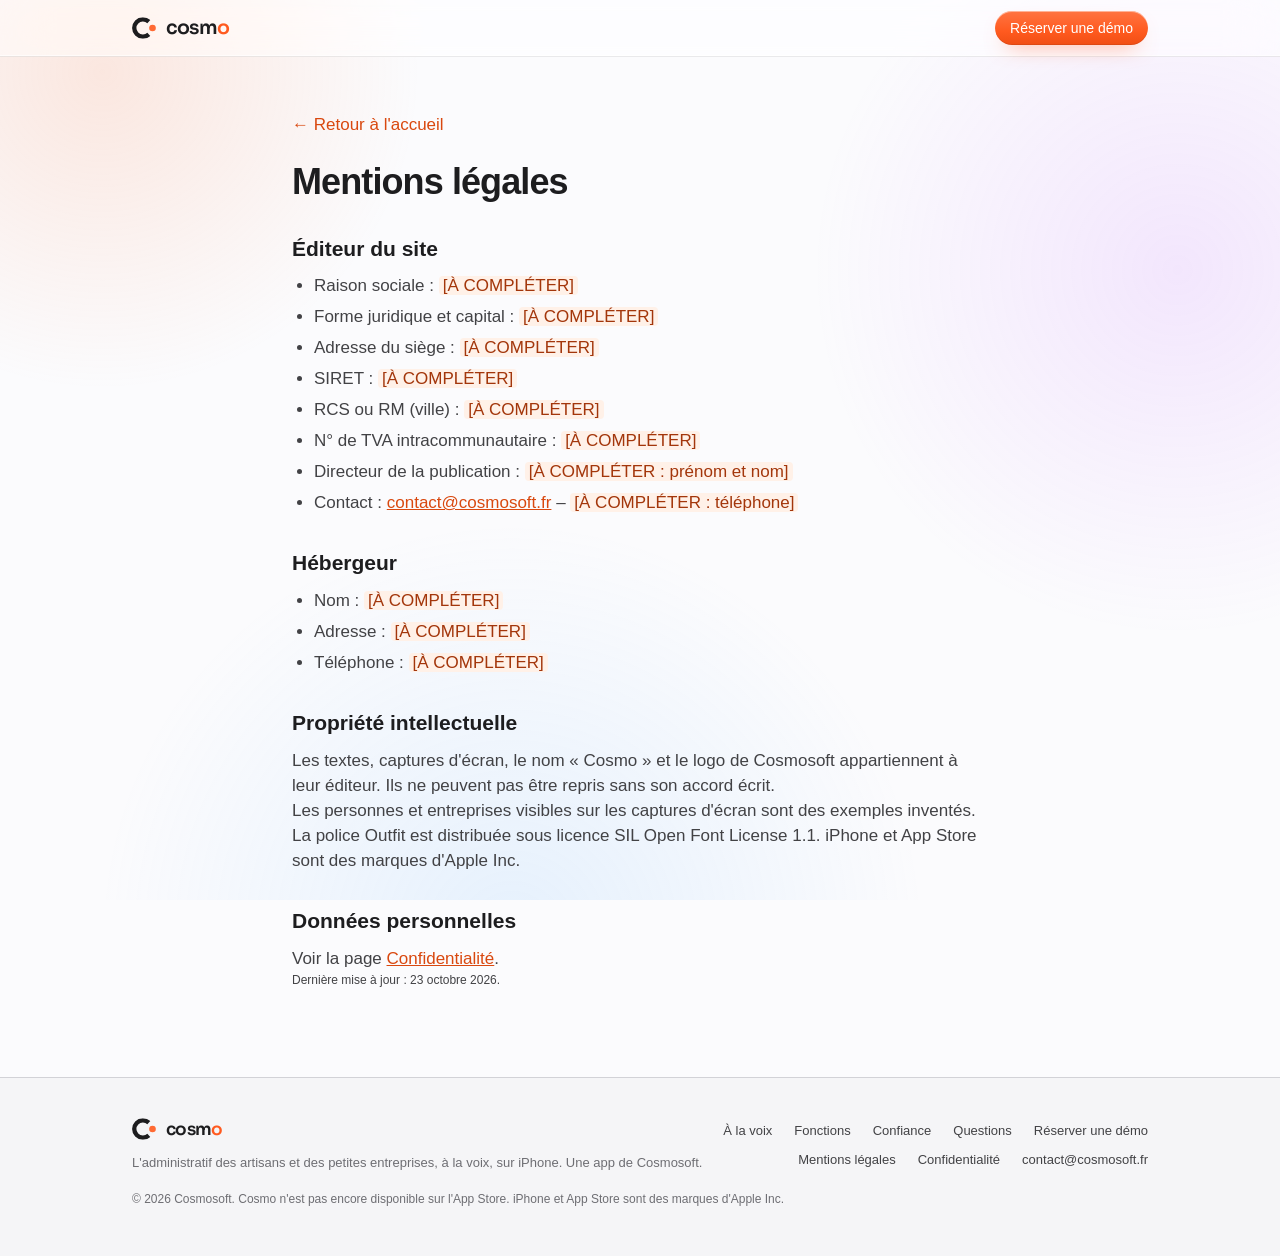
<file: mentions-legales.html>
<!doctype html>
<html lang="fr">
<head>
<meta charset="utf-8">
<meta name="viewport" content="width=device-width, initial-scale=1, viewport-fit=cover">
<title>Mentions légales – Cosmo par Cosmosoft</title>
<meta name="description" content="Mentions légales du site de Cosmo par Cosmosoft.">
<meta name="theme-color" content="#0B0B0F">
<meta name="robots" content="noindex">
<link rel="icon" href="favicon.svg" type="image/svg+xml">
<link rel="icon" type="image/png" sizes="32x32" href="favicon-32.png">
<link rel="apple-touch-icon" href="apple-touch-icon.png">
<link rel="preconnect" href="https://fonts.googleapis.com">
<link rel="preconnect" href="https://fonts.gstatic.com" crossorigin>
<link rel="stylesheet" href="https://fonts.googleapis.com/css2?family=Sora:wght@600&text=cosm&display=swap">
<link rel="stylesheet" href="style.css">
</head>
<body>
<a class="evitement" href="#contenu">Aller au contenu</a>
<svg width="0" height="0" class="cache" aria-hidden="true" focusable="false">
  <symbol id="logo" viewBox="17 35 156 130"><path fill="currentColor" d="M126.882 52.507A65 65 0 1 0 126.882 147.493L109.131 128.496A39 39 0 1 1 109.131 71.504Z"/><circle fill="#FF6A33" cx="140" cy="100" r="20"/></symbol>
</svg>
<header class="entete entete-page">
  <div class="largeur entete-ligne">
    <a class="marque" href="index.html" aria-label="Cosmo par Cosmosoft, accueil">
      <svg class="marque-c" viewBox="0 0 156 130" aria-hidden="true"><use href="#logo" width="156" height="130"/></svg>
      <span class="marque-nom nom">cosm<i>o</i></span>
    </a>
    <a class="bouton bouton-blanc bouton-petit" href="index.html#demo">Réserver une démo</a>
  </div>
</header>

<main id="contenu" class="page-texte">
  <div class="largeur etroit">
    <a class="retour" href="index.html">← Retour à l'accueil</a>
    <h1>Mentions légales</h1>

    <h2>Éditeur du site</h2>
    <ul>
      <li>Raison sociale&nbsp;: <span class="a-completer">[À COMPLÉTER]</span></li>
      <li>Forme juridique et capital&nbsp;: <span class="a-completer">[À COMPLÉTER]</span></li>
      <li>Adresse du siège&nbsp;: <span class="a-completer">[À COMPLÉTER]</span></li>
      <li>SIRET&nbsp;: <span class="a-completer">[À COMPLÉTER]</span></li>
      <li>RCS ou RM (ville)&nbsp;: <span class="a-completer">[À COMPLÉTER]</span></li>
      <li>N° de TVA intracommunautaire&nbsp;: <span class="a-completer">[À COMPLÉTER]</span></li>
      <li>Directeur de la publication&nbsp;: <span class="a-completer">[À COMPLÉTER&nbsp;: prénom et nom]</span></li>
      <li>Contact&nbsp;: <a href="mailto:contact@cosmosoft.fr">contact@cosmosoft.fr</a> – <span class="a-completer">[À COMPLÉTER&nbsp;: téléphone]</span></li>
    </ul>

    <h2>Hébergeur</h2>
    <ul>
      <li>Nom&nbsp;: <span class="a-completer">[À COMPLÉTER]</span></li>
      <li>Adresse&nbsp;: <span class="a-completer">[À COMPLÉTER]</span></li>
      <li>Téléphone&nbsp;: <span class="a-completer">[À COMPLÉTER]</span></li>
    </ul>

    <h2>Propriété intellectuelle</h2>
    <p>Les textes, captures d'écran, le nom «&nbsp;Cosmo&nbsp;» et le logo de Cosmosoft appartiennent à leur éditeur. Ils ne peuvent pas être repris sans son accord écrit.</p>
    <p>Les personnes et entreprises visibles sur les captures d'écran sont des exemples inventés.</p>
    <p>La police Outfit est distribuée sous licence SIL Open Font License 1.1. iPhone et App Store sont des marques d'Apple Inc.</p>

    <h2>Données personnelles</h2>
    <p>Voir la page <a href="confidentialite.html">Confidentialité</a>.</p>

    <p class="petit">Dernière mise à jour&nbsp;: 23 octobre 2026.</p>
  </div>
</main>

<footer class="pied">
  <div class="largeur pied-grille">
    <div>
      <a class="marque" href="index.html" aria-label="Cosmo par Cosmosoft, accueil">
      <svg class="marque-c" viewBox="0 0 156 130" aria-hidden="true"><use href="#logo" width="156" height="130"/></svg>
      <span class="marque-nom nom">cosm<i>o</i></span>
    </a>
      <p class="pied-phrase">L'administratif des artisans et des petites entreprises, à la voix, sur iPhone. Une app de Cosmosoft.</p>
    </div>
    <nav class="pied-liens" aria-label="Pied de page">
      <ul>
        <li><a href="index.html#voix">À la voix</a></li>
        <li><a href="index.html#fonctions">Fonctions</a></li>
        <li><a href="index.html#confiance">Confiance</a></li>
        <li><a href="index.html#questions">Questions</a></li>
        <li><a href="index.html#demo">Réserver une démo</a></li>
      </ul>
      <ul>
        <li><a href="mentions-legales.html" aria-current="page">Mentions légales</a></li>
        <li><a href="confidentialite.html">Confidentialité</a></li>
        <li><a href="mailto:contact@cosmosoft.fr">contact@cosmosoft.fr</a></li>
      </ul>
    </nav>
    <p class="petit">© 2026 Cosmosoft. Cosmo n'est pas encore disponible sur l'App Store. iPhone et App Store sont des marques d'Apple Inc.</p>
  </div>
</footer>
</body>
</html>
</file>
<file: style.css>
/* =========================================================
   Cosmo par Cosmosoft · feuille de style (version 10, épurée)
   Esprit : beaucoup de blanc, de gros titres, une idée par section,
   de vraies captures de l'app, des mouvements lents et discrets.
   Couleurs de ios/Cosmo/Design/Theme.swift : orange #FF5A1F.
   Mobile d'abord (≥ 640 px, ≥ 1024 px).
   ========================================================= */

:root {
  --encre: #1D1D1F;
  --texte: #424245;
  --gris: #6E6E73;
  --fond-gris: #F5F5F7;
  --ligne: #D2D2D7;
  --orange: #FF5A1F;
  --orange-fonce: #D9480F;
  --police: -apple-system, BlinkMacSystemFont, "SF Pro Display", "SF Pro Text", "Helvetica Neue", "Segoe UI", Roboto, Arial, sans-serif;
  --lent: cubic-bezier(.22, .8, .24, 1);
}

*, *::before, *::after { box-sizing: border-box; }
html { -webkit-text-size-adjust: 100%; scroll-behavior: smooth; scroll-padding-top: 64px; }
body { margin: 0; background: #fff; color: var(--encre); font-family: var(--police); font-size: 17px; line-height: 1.47; -webkit-font-smoothing: antialiased; text-rendering: optimizeLegibility; }
h1, h2, h3, p, ol, ul, figure { margin: 0; }
ol, ul { padding: 0; list-style: none; }
img { display: block; max-width: 100%; height: auto; }
a { color: inherit; }
svg { flex: none; }

.sr, .cache { position: absolute !important; width: 1px; height: 1px; overflow: hidden; clip: rect(0 0 0 0); white-space: nowrap; }
.evitement { position: absolute; left: 12px; top: -60px; z-index: 100; padding: 10px 16px; border-radius: 10px; background: var(--encre); color: #fff; text-decoration: none; }
.evitement:focus { top: 12px; }
:focus-visible { outline: 2px solid var(--orange); outline-offset: 3px; border-radius: 6px; }

.largeur { width: 100%; max-width: 1080px; margin-inline: auto; padding-inline: 20px; }
.largeur-texte, .etroit { max-width: 760px; }

/* ---------- Boutons et liens ---------- */
.bouton { display: inline-flex; align-items: center; justify-content: center; gap: 6px; min-height: 48px; padding: 0 24px; border-radius: 999px; background: var(--orange); color: #fff; font-size: 17px; font-weight: 500; text-decoration: none; transition: background-color .2s ease, transform .2s ease; }
.bouton:active { transform: scale(.98); }
.bouton-petit, .bouton-blanc { min-height: 34px; padding: 0 15px; font-size: 14px; }
.lien { display: inline-flex; align-items: center; gap: 2px; color: var(--orange-fonce); font-size: 17px; text-decoration: none; }
.lien svg { width: 17px; height: 17px; transition: transform .2s ease; }
@media (hover: hover) {
  .bouton:hover { background: var(--orange-fonce); }
  .lien:hover { text-decoration: underline; }
  .lien:hover svg { transform: translateX(2px); }
}

/* ---------- Barre du haut ---------- */
.entete { position: sticky; top: 0; z-index: 50; background: rgba(255, 255, 255, .8); -webkit-backdrop-filter: saturate(180%) blur(20px); backdrop-filter: saturate(180%) blur(20px); border-bottom: 1px solid transparent; transition: border-color .3s ease; }
.entete:not(.au-sommet) { border-bottom-color: rgba(0, 0, 0, .08); }
/* scène « nouvelle ère » : la barre glisse vers le haut pour laisser tout l'écran à l'animation (page.js) */
.entete { transition: border-color .3s ease, transform .5s var(--lent), opacity .4s ease; }
.entete.efface, .entete.efface-fe { transform: translateY(-100%); opacity: 0; pointer-events: none; }
@media (prefers-reduced-motion: reduce) { .entete { transition: none; } }
.entete-ligne { display: flex; align-items: center; justify-content: space-between; gap: 16px; height: 56px; }
.marque { display: inline-flex; align-items: center; gap: 8px; font-size: 19px; font-weight: 600; letter-spacing: -0.01em; text-decoration: none; color: var(--encre); }
.marque-c { width: 26px; height: 22px; color: var(--encre); }
/* Le nom « cosmo » : Sora, le dernier o en orange comme le point du logo */
.nom { font-family: "Sora", var(--police); font-weight: 600; letter-spacing: -0.04em; line-height: 1; }
.nom i { font-style: normal; color: var(--orange); }
.entete-liens { display: none; gap: 28px; font-size: 13px; }
.entete-liens a { color: var(--texte); text-decoration: none; white-space: nowrap; transition: color .2s ease; }
@media (hover: hover) { .entete-liens a:hover { color: var(--encre); } }
/* Écrans étroits : les sections passent dans un menu en verre, ouvert par le bouton à deux traits */
.entete-ligne { position: relative; }
.entete-actions { display: flex; align-items: center; gap: 10px; }
.menu-bouton { display: grid; place-content: center; gap: 5px; width: 36px; height: 36px; padding: 0; border: 0; border-radius: 50%; background: rgba(29, 29, 31, .06); cursor: pointer; }
.menu-bouton i { display: block; width: 16px; height: 1.6px; border-radius: 2px; background: var(--encre); transition: transform .35s var(--lent); }
.menu-bouton[aria-expanded="true"] i:first-child { transform: translateY(3.3px) rotate(45deg); }
.menu-bouton[aria-expanded="true"] i:last-child { transform: translateY(-3.3px) rotate(-45deg); }
@media (max-width: 899px) {
  .entete-liens.ouvert { display: flex; flex-direction: column; gap: 0; position: absolute; top: calc(100% + 8px); left: 0; right: 0; padding: 8px; border-radius: 22px; font-size: 17px;
    background: rgba(255, 255, 255, .985);
    box-shadow: inset 0 0 0 1px rgba(0, 0, 0, .05), 0 24px 48px -20px rgba(30, 30, 60, .35); animation: menu-ouvre .35s var(--lent); }
  .entete-liens.ouvert a { padding: 13px 14px; border-radius: 14px; color: var(--encre); }
}
@keyframes menu-ouvre { from { opacity: 0; transform: translateY(-6px) scale(.98); } }
@media (min-width: 900px) {
  .entete-liens { display: flex; gap: 18px; }
  .menu-bouton { display: none; }
}

/* ---------- 1. Haut de page ---------- */
.haut { overflow: hidden; padding-top: 56px; text-align: center; }
.haut-texte { display: flex; flex-direction: column; align-items: center; }
.surtitre { font-size: 17px; font-weight: 600; color: var(--orange-fonce); margin-bottom: 10px; }
/* l'accroche de l'accueil : une ligne orange, comme un « Nouveau » d'Apple, qui mène à la facture électronique */
.accroche-fe { display: inline-flex; align-items: center; gap: 4px; margin-bottom: 12px; font-size: 17px; font-weight: 600; color: var(--orange-fonce); text-decoration: none; }
.accroche-fe svg { width: 16px; height: 16px; transition: transform .25s ease; }
@media (hover: hover) { .accroche-fe:hover svg { transform: translateX(3px); } }
.haut h1 { font-size: 44px; line-height: 1.06; letter-spacing: -0.03em; font-weight: 700; }
.haut h1 .ligne { display: block; text-wrap: balance; }
.ligne-douce { color: var(--gris); }
.ligne-orange { color: var(--orange); }
.chapeau { max-width: 560px; margin-top: 18px; font-size: 19px; line-height: 1.42; color: var(--texte); }
.actions { display: flex; flex-wrap: wrap; align-items: center; justify-content: center; gap: 14px 26px; margin-top: 30px; }

/* Les iPhone sont des rendus du modèle 3D (modeles/iphone-15-pro.glb), faits une fois en images (images/rendus/) */
.tel-rendu { display: block; height: auto; filter: drop-shadow(0 30px 40px rgba(0, 0, 0, .22)); }

/* Les téléphones du haut : celui du centre devant, deux autres derrière, coupés en bas.
   --p (0 → 1, page.js) suit le défilement : les côtés s'écartent, le centre monte un peu. */
.haut-scene { position: relative; height: 420px; margin-top: 56px; --p: 0; }
.haut-scene::before { content: ""; position: absolute; left: 50%; top: 8%; width: 140%; max-width: 900px; aspect-ratio: 1.6; translate: -50% 0; background: radial-gradient(closest-side, rgba(255, 106, 51, .20), rgba(255, 106, 51, .06) 55%, transparent 75%); pointer-events: none; }
.haut-scene .tel-rendu { position: absolute; left: 50%; top: 0; }
.tel-centre { z-index: 2; width: 230px; transform: translateX(-50%) translateY(calc(var(--p) * -36px)); }
.tel-cote { z-index: 1; width: 190px; }
.tel-g { transform: translateX(calc(-128% - var(--p) * 44px)) translateY(calc(70px + var(--p) * 24px)) rotate(calc(var(--p) * -4deg)); }
.tel-d { transform: translateX(calc(28% + var(--p) * 44px)) translateY(calc(70px + var(--p) * 24px)) rotate(calc(var(--p) * 4deg)); }

/* Entrée du haut : le texte puis les téléphones montent doucement, une seule fois
   (sur « translate », pour laisser « transform » au défilement) */
.js .haut-texte > * { animation: monte 1s var(--lent) both; }
.js .haut-texte > :nth-child(2) { animation-delay: .08s; }
.js .haut-texte > :nth-child(3) { animation-delay: .16s; }
.js .haut-texte > :nth-child(4) { animation-delay: .24s; }
.js .tel-centre { animation: monte-tel 1.4s var(--lent) .35s both; }
.js .tel-cote { animation: monte-tel 1.5s var(--lent) .55s both; }
@keyframes monte { from { opacity: 0; translate: 0 18px; } to { opacity: 1; translate: 0 0; } }
@keyframes monte-tel { from { opacity: 0; translate: 0 110px; } to { opacity: 1; translate: 0 0; } }

/* ---------- Blocs ---------- */
.bloc { padding-block: 88px; }
.bloc-gris { background: var(--fond-gris); }
.titre-bloc { font-size: 36px; line-height: 1.1; letter-spacing: -0.025em; font-weight: 700; text-align: center; text-wrap: balance; }
.doux { color: var(--gris); }
.ico { width: 34px; height: 34px; color: var(--orange); }

/* Apparitions au défilement : un fondu lent, c'est tout */
.js .apparait { opacity: 0; transform: translateY(24px); transition: opacity 1s ease var(--d, 0s), transform 1.2s var(--lent) var(--d, 0s); }
.js .apparait.vu { opacity: 1; transform: none; }

/* ---------- 1 bis. La nouvelle ère : dix outils qui fusionnent en un seul ----------
   La section est haute (360 vh), la scène reste collée à l'écran. page.js règle :
   --m (0 → 1 : les outils convergent vers le centre), --c (0 → 1 : l'icône Cosmo apparaît),
   --a sur chaque outil (son apparition), et .est-la sur la phrase en cours. */
.ere { position: relative; height: 380vh; height: 380svh; --m: 0; --c: 0; --g: 0; --t: 1; --off: 120px; --s: .95; }
.ere-scene { position: sticky; top: 0; height: 100vh; height: 100svh; overflow: hidden; }
/* Fond coloré qui bouge doucement : c'est lui qu'on voit à travers le verre */
.ere-fond { position: absolute; inset: -10%; }
.ere-fond i { position: absolute; width: 44vmax; aspect-ratio: 1; border-radius: 50%; filter: blur(60px); opacity: .75; animation: derive 16s ease-in-out infinite alternate; }
.ere-fond i:nth-child(1) { left: 6%; top: 10%; background: #FFAE85; }
.ere-fond i:nth-child(2) { right: 4%; top: 22%; background: #C4AEFF; animation-duration: 20s; animation-direction: alternate-reverse; }
.ere-fond i:nth-child(3) { left: 28%; bottom: 2%; background: #9DD3FF; animation-duration: 24s; }
.ere-fond i:nth-child(4) { right: 26%; top: 2%; width: 30vmax; background: #FFD6E8; animation-duration: 19s; }
@keyframes derive { to { translate: 7vw -5vh; scale: 1.18; } }
.ere-apps { position: absolute; inset: 0; }

/* Un outil : une bulle de verre (Liquid Glass) qui flotte et se déforme doucement */
.app { --a: 0; position: absolute; left: calc(50% + var(--x) * var(--ex, .8) * 1% * (1 - var(--m))); top: calc(50% + var(--y) * 1% * (1 - var(--m)) - var(--off) * var(--m)); translate: -50% -50%; display: flex; flex-direction: column; align-items: center; gap: 10px; opacity: calc(var(--a) * var(--t)); scale: calc(1 - var(--m) * .4); will-change: left, top, opacity; }
.app-icone { position: relative; display: grid; place-items: center; width: 66px; height: 66px; color: var(--encre);
  border-radius: 46% 54% 52% 48% / 50% 46% 54% 50%;
  background: radial-gradient(120% 120% at 30% 20%, rgba(255, 255, 255, .55), rgba(255, 255, 255, .12) 55%, rgba(255, 255, 255, .22));
  -webkit-backdrop-filter: blur(8px) saturate(210%) brightness(1.06); backdrop-filter: blur(8px) saturate(210%) brightness(1.06);
  box-shadow:
    inset 0 0 0 1px rgba(255, 255, 255, .55),
    inset 0 3px 6px rgba(255, 255, 255, .95),
    inset 0 -10px 18px rgba(255, 255, 255, .28),
    inset 5px 4px 10px rgba(255, 140, 200, .22),
    inset -5px -4px 10px rgba(110, 180, 255, .3),
    0 18px 34px -16px rgba(40, 30, 90, .35);
  animation: bulle 7s ease-in-out infinite, flotte 5s ease-in-out infinite;
  animation-delay: calc(var(--i) * -.7s), calc(var(--i) * -.45s); }
/* reflet principal (en haut à gauche) et petit éclat (en bas à droite) */
.app-icone::before { content: ""; position: absolute; left: 14%; top: 8%; width: 46%; height: 30%; border-radius: 50%; background: radial-gradient(closest-side, rgba(255, 255, 255, .95), rgba(255, 255, 255, 0)); transform: rotate(-24deg); pointer-events: none; }
.app-icone::after { content: ""; position: absolute; right: 16%; bottom: 14%; width: 14%; height: 9%; border-radius: 50%; background: rgba(255, 255, 255, .8); filter: blur(1px); pointer-events: none; }
.app-icone svg { position: relative; width: 28px; height: 28px; opacity: .88; }
@keyframes bulle {
  0%, 100% { border-radius: 46% 54% 52% 48% / 50% 46% 54% 50%; }
  25% { border-radius: 54% 46% 44% 56% / 46% 54% 46% 54%; }
  50% { border-radius: 50% 50% 56% 44% / 56% 48% 52% 44%; }
  75% { border-radius: 44% 56% 50% 50% / 48% 56% 44% 52%; } }
@keyframes flotte { 50% { translate: 0 -6px; } }
.app-nom { padding: 3px 10px; border-radius: 999px; background: rgba(255, 255, 255, .45); -webkit-backdrop-filter: blur(10px) saturate(180%); backdrop-filter: blur(10px) saturate(180%); box-shadow: inset 0 0 0 1px rgba(255, 255, 255, .6); font-size: 12px; font-weight: 600; color: var(--texte); white-space: nowrap; }

/* Les gouttes : chacune part de son outil et rejoint sa place sur le tracé du logo (--tx, --ty, en unités du logo).
   Le filtre #goutte les fait fondre ensemble : elles dessinent le C et le point. */
.ere-gouttes { position: absolute; inset: 0; filter: url(#goutte); opacity: calc(1 - var(--c)); }
.goutte { position: absolute;
  left: calc(50% + var(--x) * var(--ex, .8) * 1% * (1 - var(--m)) + var(--tx) * var(--s) * 1px * var(--m));
  top: calc(50% + var(--y) * 1% * (1 - var(--m)) + (var(--ty) * var(--s) * 1px - var(--off)) * var(--m));
  width: calc(var(--d) * var(--s) * 1px); height: calc(var(--d) * var(--s) * 1px); translate: -50% -50%; border-radius: 50%;
  background: #1D1D1F; scale: var(--g); }
.goutte-point { background: #FF6A33; }
.ere-centre { position: absolute; inset: 0; z-index: 2; display: flex; align-items: center; justify-content: center; padding: 0 28px; text-align: center; pointer-events: none; }
/* Le logo Cosmo final, net : le C et le point, sans fond */
.ere-logo { position: absolute; left: 50%; top: calc(50% - var(--off)); width: calc(156px * var(--s)); translate: -50% -50%; opacity: var(--c); }
.ere-logo svg { display: block; width: 100%; height: auto; }
.ere-logo path { fill: #1D1D1F; }
.ere-logo circle { fill: #FF6A33; }
.ere-textes { display: grid; max-width: 900px; translate: 0 calc(var(--c) * 40px); }
.ere-ligne { grid-area: 1 / 1; align-self: center; font-size: 34px; line-height: 1.08; font-weight: 700; letter-spacing: -0.03em; text-wrap: balance; opacity: 0; translate: 0 18px; transition: opacity .45s ease, translate .7s var(--lent); }
.ere-ligne.est-la { opacity: 1; translate: 0 0; }
.ere-ligne span { color: var(--orange); }
/* Version WebGL (ere-liquide.js) : le shader dessine le fond, les bulles et le logo ;
   les icônes et les noms restent en HTML et sont placés par le script, sur leur bulle */
.ere-toile { position: absolute; inset: 0; width: 100%; height: 100%; display: block; }
.ere-gl .ere-fond, .ere-gl .ere-gouttes, .ere-gl .ere-logo { display: none; }
.ere-gl .app { left: 0; top: 0; translate: none; scale: none; will-change: transform, opacity; }
.ere-gl .app-icone { background: none; box-shadow: none; -webkit-backdrop-filter: none; backdrop-filter: none; animation: none; }
.ere-gl .app-icone::before, .ere-gl .app-icone::after { content: none; }
@media (min-width: 700px) {
  .ere { --off: 140px; --s: 1.3; }
  .app, .goutte { --ex: 1; }
  .app-icone { width: 88px; height: 88px; }
  .app-icone svg { width: 36px; height: 36px; }
  .app-nom { font-size: 14px; }
  .ere-ligne { font-size: 56px; }
}
@media (min-width: 1024px) { .ere-ligne { font-size: 72px; } }
@media (prefers-reduced-motion: reduce) {
  .ere { height: auto; }
  .ere-scene { position: relative; }
  .app, .ere-gouttes { display: none; }
  .ere-fond i, .app-icone { animation: none; }
  .ere-logo { opacity: 1; }
  .ere-ligne { transition: none; }
  .ere-ligne:last-child { opacity: 1; translate: 0 0; }
}

/* ---------- 1 ter. L'assistant : une IA à qui on demande tout (ia3d.js) ---------- */
.ia { position: relative; overflow: hidden; }
.ia::before { content: ""; position: absolute; right: -10%; top: 10%; width: 60vmax; aspect-ratio: 1; border-radius: 50%; background: radial-gradient(closest-side, rgba(255, 138, 92, .22), transparent 70%); filter: blur(30px); pointer-events: none; }
.ia-grille { position: relative; display: grid; grid-template-columns: minmax(0, 1fr); gap: 32px; align-items: center; }
.ia-titre { margin: 0; font-size: 40px; line-height: 1.04; font-weight: 700; letter-spacing: -0.035em; }
.ia-titre span { color: var(--orange); }
.ia-chapeau { max-width: 500px; margin: 18px 0 0; font-size: 19px; line-height: 1.42; color: var(--texte); }
.ia-consigne { margin: 28px 0 0; font-size: 15px; font-weight: 600; color: var(--gris); }
/* les demandes : des tuiles en verre liquide (comme les bulles de la nouvelle ère), le nom et la phrase dite */
.ia-demandes { display: grid; grid-template-columns: 1fr 1fr; gap: 12px; margin-top: 14px; }
.ia-demande { position: relative; display: flex; flex-direction: column; justify-content: center; gap: 4px; min-height: 84px; padding: 14px 18px; border: 0; border-radius: 26px; font: inherit; text-align: left; color: var(--encre); cursor: pointer; overflow: hidden; isolation: isolate;
  background: radial-gradient(140% 120% at 20% 0%, rgba(255, 255, 255, .7), rgba(255, 255, 255, .18) 55%, rgba(255, 255, 255, .3));
  -webkit-backdrop-filter: blur(14px) saturate(200%) brightness(1.05); backdrop-filter: blur(14px) saturate(200%) brightness(1.05);
  box-shadow:
    inset 0 0 0 1px rgba(255, 255, 255, .6),
    inset 0 2px 4px rgba(255, 255, 255, .95),
    inset 0 -8px 16px rgba(255, 255, 255, .25),
    inset 10px 6px 18px rgba(255, 140, 200, .16),
    inset -10px -6px 18px rgba(110, 180, 255, .2),
    0 14px 30px -18px rgba(40, 30, 90, .35);
  transition: box-shadow .35s ease, transform .25s cubic-bezier(.16, 1, .3, 1); -webkit-tap-highlight-color: transparent; }
/* le reflet en haut à gauche, comme sur une goutte */
.ia-demande::before { content: ""; position: absolute; left: 8%; top: -30%; z-index: -1; width: 55%; height: 70%; border-radius: 50%; background: radial-gradient(closest-side, rgba(255, 255, 255, .85), rgba(255, 255, 255, 0)); pointer-events: none; }
.ia-demande:active { transform: scale(.98); }
.ia-demande b { font-size: 16px; font-weight: 600; letter-spacing: -0.01em; }
.ia-demande small { overflow: hidden; font-size: 13px; line-height: 1.32; color: var(--texte); display: -webkit-box; -webkit-line-clamp: 2; -webkit-box-orient: vertical; }
/* nombre impair de demandes : la dernière prend toute la largeur de la grille */
.ia-demande:last-child:nth-child(odd) { grid-column: 1 / -1; }
@media (hover: hover) { .ia-demande:hover { transform: translateY(-2px); } }
.ia-demande.actif { background: radial-gradient(140% 120% at 20% 0%, rgba(255, 255, 255, .75), rgba(255, 200, 175, .32) 60%, rgba(255, 150, 110, .3));
  box-shadow:
    inset 0 0 0 1.5px rgba(255, 106, 51, .75),
    inset 0 2px 4px rgba(255, 255, 255, .95),
    inset 10px 6px 18px rgba(255, 140, 200, .2),
    inset -10px -6px 18px rgba(255, 150, 90, .25),
    0 16px 34px -16px rgba(255, 90, 31, .5); }
.ia-demande.actif b { color: var(--orange-fonce); }
/* l'iPhone 3D, et son ombre au sol */
.ia-droite { position: relative; }
.ia-tel { position: relative; height: 600px; }
.ia-tel::after { content: ""; position: absolute; left: 22%; right: 22%; bottom: -4px; height: 26px; border-radius: 50%; background: radial-gradient(closest-side, rgba(40, 30, 90, .28), transparent); filter: blur(6px); z-index: -1; }
.ia-tel canvas { display: block; width: 100%; height: 100%; opacity: 0; transition: opacity .8s ease; }
.ia-tel.pret canvas { opacity: 1; }
/* sans WebGL : l'écran dessiné, à plat, dans un cadre noir arrondi */
.ia-tel.sans-3d canvas { width: auto; height: 100%; aspect-ratio: 402 / 874; margin-inline: auto; border: 10px solid #111; border-radius: 52px; box-sizing: border-box; opacity: 1; }
.ia-francaise { display: inline-flex; align-items: center; gap: 8px; margin: 14px 0 0; font-size: 15px; font-weight: 600; color: var(--texte); }
.ia-francaise i { width: 18px; height: 12px; border-radius: 2px; background: linear-gradient(90deg, #2350A8 33.3%, #fff 33.3% 66.6%, #E63B3B 66.6%); box-shadow: 0 0 0 1px rgba(0, 0, 0, .08); }
.ia-legende { margin: 14px 0 0; text-align: center; font-size: 12.5px; color: var(--gris); }
.ia-annonce { position: absolute; width: 1px; height: 1px; overflow: hidden; clip-path: inset(50%); white-space: nowrap; }
@media (max-width: 899px) {
  /* sur téléphone : les demandes défilent sur une ligne, juste au-dessus de l'iPhone */
  .ia-demandes { display: flex; overflow-x: auto; margin-inline: -20px; padding: 4px 20px 12px; scroll-snap-type: x proximity; scrollbar-width: none; }
  .ia-demandes::-webkit-scrollbar { display: none; }
  .ia-demande { flex: none; width: 236px; scroll-snap-align: start; }
  .ia-tel { height: 520px; }
}
@media (min-width: 900px) {
  .ia-grille { grid-template-columns: minmax(0, 1.1fr) minmax(0, 0.9fr); gap: 56px; }
  .ia-titre { font-size: 60px; }
  .ia-tel { height: 680px; }
}

/* ---------- 2. Comment ça marche : trois étapes, chacune avec son iPhone 3D ----------
   Téléphone : texte au-dessus. Dès 700 px : texte et iPhone côte à côte, l'iPhone change de côté à chaque étape. */
.centre { margin-inline: auto; text-align: center; }
.etapes3 { display: flex; flex-direction: column; gap: 56px; margin-top: 56px; }
.etape3 { display: grid; gap: 24px; align-items: center; }
.etape3-texte { display: flex; flex-direction: column; align-items: center; gap: 8px; text-align: center; }
.etape3-num { display: grid; place-items: center; width: 44px; height: 44px; border-radius: 50%; background: var(--orange); color: #fff; font-size: 22px; font-weight: 700; }
.etape3-texte h3 { margin-top: 6px; font-size: 30px; line-height: 1.1; font-weight: 700; letter-spacing: -0.025em; }
.etape3-texte p:last-child { max-width: 360px; color: var(--texte); font-size: 18px; }
.etape3-tel { position: relative; height: min(68vh, 560px); }
.etape3-tel canvas { position: absolute; inset: 0; display: block; width: 100%; height: 100%; opacity: 0; transition: opacity .8s ease; }
.etape3-tel.pret canvas { opacity: 1; }
.recit-video { position: absolute; width: 2px; height: 2px; opacity: 0; pointer-events: none; }
/* Sans WebGL : la vidéo s'affiche simplement, dans un cadre arrondi */
.etape3-tel.sans-3d .recit-video { position: static; display: block; width: auto; height: 100%; margin: 0 auto; opacity: 1; border-radius: 36px; box-shadow: 0 30px 60px -30px rgba(0, 0, 0, .4); }

@media (min-width: 700px) {
  .etapes3 { gap: 40px; margin-top: 64px; }
  .etape3 { grid-template-columns: 1fr 1fr; gap: 40px; }
  .etape3-texte { align-items: flex-start; text-align: left; }
  .etape3:nth-child(2) .etape3-texte { order: 2; }
  .etape3-texte h3 { font-size: 40px; }
  .etape3-texte p:last-child { font-size: 20px; }
  .etape3-tel { height: min(80vh, 660px); }
}
@media (min-width: 1024px) {
  .etape3 { gap: 80px; }
  .etape3-num { width: 52px; height: 52px; font-size: 26px; }
  .etape3-texte h3 { font-size: 52px; }
  .etape3-texte p:last-child { font-size: 22px; max-width: 420px; }
  .etape3-tel { height: min(84vh, 720px); }
}

/* ---------- 2 a. Au quotidien : six cartes grises, chacune avec son iPhone 3D qui monte du bas ----------
   Le téléphone (rendu fixe, images/rendus/tuile-*.webp) est coupé par le bas de la carte, comme chez Apple.
   Une seule animation : à l'apparition de la carte (.vu, page.js), le téléphone monte de 80 px. */
.qt-grille { display: grid; gap: 16px; margin-top: 48px; }
.qt-carte { position: relative; display: flex; flex-direction: column; overflow: hidden; padding: 30px 26px 0; border-radius: 28px; background: var(--fond-gris); }
.qt-carte h3 { font-size: 24px; line-height: 1.15; font-weight: 700; letter-spacing: -0.02em; text-wrap: balance; }
.qt-carte p { margin-top: 10px; font-size: 17px; line-height: 1.42; color: var(--texte); }
.qt-tel { display: flex; justify-content: center; margin-top: auto; padding-top: 26px; height: 310px; flex: none; }
.qt-tel img { align-self: flex-start; width: 250px; height: auto; filter: drop-shadow(0 20px 30px rgba(0, 0, 0, .18)); transition: transform 1.4s var(--lent) .25s; }
.js .qt-carte:not(.vu) .qt-tel img { transform: translateY(80px); }
@media (min-width: 700px) {
  .qt-grille { grid-template-columns: 1fr 1fr; gap: 20px; margin-top: 56px; }
  .qt-carte { height: 540px; padding: 34px 30px 0; }
  .qt-tel { height: 320px; }
  .qt-tel img { width: 270px; }
}
@media (min-width: 1024px) {
  .qt-grille { grid-template-columns: repeat(3, 1fr); }
  .qt-carte { height: 560px; }
  .qt-carte h3 { font-size: 26px; }
}
@media (prefers-reduced-motion: reduce) { .qt-tel img { transition: none; } .js .qt-carte:not(.vu) .qt-tel img { transform: none; } }

/* ---------- 2 bis. Un seul outil à la place de tous les autres ---------- */
/* le pied de l'ordinateur et la toile de la facture électronique dépassent un peu : jamais de défilement de côté */
#tout, .fe { overflow-x: clip; }
.orange-texte { color: var(--orange); }
/* Le mur : tout ce que fait Cosmo, sur trois lignes qui défilent lentement en sens contraires */
.mur { display: flex; flex-direction: column; gap: 14px; margin: 48px calc(50% - 50vw) 0; overflow: hidden; -webkit-mask-image: linear-gradient(90deg, transparent, #000 10%, #000 90%, transparent); mask-image: linear-gradient(90deg, transparent, #000 10%, #000 90%, transparent); }
.mur-ligne { display: flex; gap: 14px; width: max-content; animation: defile 60s linear infinite; }
.mur-d { animation-direction: reverse; animation-duration: 70s; }
.mur-ligne li { flex: none; padding: 14px 22px; border-radius: 999px; background: var(--fond-gris); font-size: 19px; font-weight: 600; letter-spacing: -0.01em; white-space: nowrap; }
.mur-ligne li:nth-child(3n+1) { background: #FFF1EA; color: var(--orange-fonce); }
@keyframes defile { to { transform: translateX(-50%); } }
@media (min-width: 1024px) { .mur-ligne li { padding: 16px 26px; font-size: 22px; } }
@media (prefers-reduced-motion: reduce) { .mur-ligne { animation: none; flex-wrap: wrap; width: auto; justify-content: center; } .mur-ligne li[aria-hidden] { display: none; } }
.tout-grille { max-width: 920px; margin: 56px auto 0; }

/* L'ordinateur portable (maquette) : écran à bord noir fin, encoche, base en aluminium */
.portable { margin: 0; }
.portable-ecran { position: relative; container-type: inline-size; padding: 2.2% 2.2% 3%; border-radius: 18px 18px 6px 6px; background: #0B0B0C; box-shadow: 0 0 0 1.5px #3A3A3D, 0 30px 60px -30px rgba(0, 0, 0, .45); }
.portable-ecran::before { content: ""; position: absolute; z-index: 2; top: 0; left: 50%; width: 12%; height: 2.4%; min-height: 8px; translate: -50% 0; border-radius: 0 0 6px 6px; background: #0B0B0C; }
.portable-base { position: relative; height: 14px; margin: 0 -7%; border-radius: 0 0 14px 14px; background: linear-gradient(180deg, #E3E3E8 0%, #C9C9CE 45%, #A9A9AE 100%); box-shadow: inset 0 1px 0 rgba(255, 255, 255, .8), 0 14px 24px -14px rgba(0, 0, 0, .4); }
.portable-base i { position: absolute; top: 0; left: 50%; width: 16%; height: 5px; translate: -50% 0; border-radius: 0 0 6px 6px; background: #B5B5BA; }
.portable figcaption { margin-top: 18px; text-align: center; font-size: 12px; color: var(--gris); }

/* L'écran de Cosmo sur ordinateur, dessiné en HTML ; tailles en cqw (largeur de l'écran) */
.bureau { display: grid; grid-template-columns: 22% 1fr; aspect-ratio: 16 / 10; overflow: hidden; border-radius: 4px; background: #FAFAFB; font-size: 1.45cqw; color: var(--encre); }
.bureau-menu { display: flex; flex-direction: column; gap: .3cqw; padding: 2.2cqw 1.4cqw; background: #F2F2F5; border-right: 1px solid #E5E5EA; }
.bureau-menu p { padding: .7cqw 1cqw; border-radius: .8cqw; color: var(--texte); }
.bureau-menu .actif { background: #fff; color: var(--encre); font-weight: 600; box-shadow: 0 0 0 1px #E5E5EA; }
.bureau-menu .bureau-marque { display: flex; align-items: center; gap: .8cqw; margin-bottom: 1.2cqw; padding: 0 1cqw; font-size: 1.9cqw; font-weight: 700; color: var(--encre); }
.bureau-marque svg { width: 2.4cqw; height: 2cqw; }
.bureau-corps { display: flex; flex-direction: column; gap: 1.4cqw; min-height: 0; padding: 2.2cqw 2.6cqw; }
.bureau-tete { display: flex; justify-content: space-between; align-items: center; gap: 2cqw; }
.bureau-date { font-size: 1.1cqw; font-weight: 600; letter-spacing: .05em; text-transform: uppercase; color: var(--gris); }
.bureau-bonjour { font-size: 3cqw; font-weight: 700; letter-spacing: -0.02em; }
.bureau-demande { display: flex; align-items: center; justify-content: space-between; gap: 2cqw; width: 38%; padding: 1cqw 1cqw 1cqw 1.6cqw; border-radius: 999px; background: #fff; box-shadow: 0 0 0 1px #E5E5EA; color: var(--gris); }
.bureau-demande i { width: 2.4cqw; height: 2.4cqw; border-radius: 50%; background: var(--orange); }
.bureau-chiffres { display: grid; grid-template-columns: repeat(4, 1fr); gap: 1.2cqw; }
.bureau-chiffres div { display: flex; flex-direction: column; gap: .4cqw; padding: 1.4cqw; border-radius: 1.2cqw; background: #fff; box-shadow: 0 0 0 1px #ECECF0; }
.bureau-chiffres span { color: var(--gris); font-size: 1.15cqw; }
.bureau-chiffres b { font-size: 2.2cqw; letter-spacing: -0.02em; }
.bureau-chiffres .orange { color: var(--orange-fonce); }
.bureau-colonnes { display: grid; grid-template-columns: 1fr 1fr; gap: 1.2cqw; }
.bureau-carte { display: flex; flex-direction: column; gap: .2cqw; padding: 1.4cqw; border-radius: 1.2cqw; background: #fff; box-shadow: 0 0 0 1px #ECECF0; }
.bureau-carte-titre { display: flex; align-items: center; gap: .8cqw; margin-bottom: .6cqw; font-weight: 700; font-size: 1.6cqw; }
.bureau-carte-titre em { padding: .2cqw .8cqw; border-radius: 999px; background: #FFE4D6; color: #C2410C; font-style: normal; font-size: 1.1cqw; font-weight: 600; }
.bureau-carte-titre .vert { background: #E3F6E8; color: #1B7F3B; }
.bureau-ligne { display: flex; justify-content: space-between; align-items: center; gap: 1cqw; padding: .7cqw 0; border-top: 1px solid #F0F0F3; }
.bureau-ligne span { overflow: hidden; white-space: nowrap; text-overflow: ellipsis; }
.bureau-ligne b { flex: none; font-weight: 600; }
.bureau-ligne .plus { color: #1B7F3B; }
.bouton-mini { padding: .4cqw 1cqw; border-radius: 999px; background: var(--orange); color: #fff; font-size: 1.1cqw; }
.bouton-mini.clair { background: #F2F2F5; color: var(--encre); }
.bureau-note { margin-top: .6cqw; color: var(--gris); font-size: 1.1cqw; }
.bureau-ca { flex: 1; min-height: 0; }
.bureau-barres { display: flex; align-items: flex-end; gap: 2cqw; flex: 1; min-height: 8cqw; padding: .6cqw .4cqw 2cqw; }
.bureau-barres i { position: relative; flex: 1; height: var(--h); border-radius: .6cqw .6cqw .2cqw .2cqw; background: linear-gradient(180deg, #FF8A5C, var(--orange)); }
.bureau-barres i:not(:last-child) { opacity: .45; }
.bureau-barres span { position: absolute; left: 0; right: 0; bottom: -1.8cqw; text-align: center; font-style: normal; font-size: 1cqw; color: var(--gris); }

@media (min-width: 1024px) {
}

/* ---------- 2 ter. Ce que coûtent les autres logiciels : bulles de verre au défilement (page.js, partie 5 ter) ----------
   page.js règle la place de chaque bulle (transform), --sl (le trait qui barre), --e (l'éclatement, 0 → 1),
   --h (le halo), --rai (le reflet sur « tous ») et data-phase (a, b, c) sur la section. */
.eco { position: relative; height: 470vh; height: 470svh; --h: .3; --rai: 100%; }
@media (max-width: 699px) { .eco { height: 340vh; height: 340svh; } }
/* moins de vide entre la facture électronique et les économies : le haut de cette scène (vide, la phrase attend au milieu)
   glisse sous le bas de la précédente (vide aussi, sous le schéma) */
@media (prefers-reduced-motion: no-preference) {
  html.js .fe-gl + .eco { margin-top: -46vh; margin-top: -46svh; }
  @media (max-width: 699px) { html.js .fe-gl + .eco { margin-top: -28vh; margin-top: -28svh; } }
}
.eco-scene { position: sticky; top: 0; height: 100vh; height: 100svh; overflow: hidden; perspective: 1100px; }
.eco-halo { position: absolute; left: 50%; top: 52%; width: 90vmin; aspect-ratio: 1; translate: -50% -50%; border-radius: 50%;
  background: radial-gradient(closest-side, rgba(255, 138, 92, .45), rgba(255, 174, 133, .18) 50%, transparent 75%);
  filter: blur(40px); opacity: var(--h); scale: calc(.75 + var(--h) * .5); }
.eco-monde { position: absolute; inset: 0; transform-style: preserve-3d; }
.eco-textes { position: absolute; left: 0; right: 0; top: 12%; display: grid; padding: 0 24px; text-align: center; }
.eco-ligne { grid-area: 1 / 1; margin: 0; font-size: 30px; line-height: 1.08; font-weight: 700; letter-spacing: -0.03em; text-wrap: balance;
  opacity: 0; translate: 0 22px; filter: blur(8px); transition: opacity .5s ease, translate .8s cubic-bezier(.16, 1, .3, 1), filter .6s ease; }
.eco-ligne.est-la { opacity: 1; translate: 0 0; filter: blur(0); }
.eco-ligne span { color: var(--orange); }

/* une bulle : même verre liquide que la nouvelle ère, en grand, avec le prix dedans */
.eco-cartes { position: absolute; left: 50%; top: 50%; width: 0; height: 0; margin: 0; padding: 0; list-style: none; transform-style: preserve-3d; }
.eco-carte { position: absolute; left: 0; top: 0; width: var(--b); height: var(--b); translate: -50% -50%; opacity: 0; --b: 136px; --sl: 0; --e: 0; will-change: transform, opacity; }
.eco-bulle { position: absolute; inset: 0; display: flex; flex-direction: column; align-items: center; justify-content: center; padding: 0 12px; text-align: center; color: var(--encre);
  border-radius: 46% 54% 52% 48% / 50% 46% 54% 50%;
  background: radial-gradient(120% 120% at 30% 20%, rgba(255, 255, 255, .7), rgba(255, 255, 255, .2) 55%, rgba(255, 255, 255, .34));
  -webkit-backdrop-filter: blur(10px) saturate(210%) brightness(1.06); backdrop-filter: blur(10px) saturate(210%) brightness(1.06);
  box-shadow:
    inset 0 0 0 1px rgba(255, 255, 255, .6),
    inset 0 4px 8px rgba(255, 255, 255, .95),
    inset 0 -14px 24px rgba(255, 255, 255, .3),
    inset 8px 6px 16px rgba(255, 140, 200, .22),
    inset -8px -6px 16px rgba(110, 180, 255, .3),
    0 24px 44px -20px rgba(40, 30, 90, .35),
    0 0 calc(var(--sl) * (1 - var(--e)) * 40px) rgba(255, 106, 51, calc(var(--sl) * .5));
  scale: calc(1 + var(--sl) * .06 + var(--e) * .5) calc(1 - var(--sl) * .05 + var(--e) * .5);
  opacity: calc(1 - var(--e) * 1.7);
  animation: bulle 7s ease-in-out infinite; animation-delay: calc(var(--i, 0) * -1.3s); }
.eco-bulle::before { content: ""; position: absolute; left: 14%; top: 7%; width: 46%; height: 28%; border-radius: 50%; background: radial-gradient(closest-side, rgba(255, 255, 255, .95), rgba(255, 255, 255, 0)); transform: rotate(-24deg); pointer-events: none; }
.eco-bulle::after { content: ""; position: absolute; right: 16%; bottom: 13%; width: 12%; height: 7%; border-radius: 50%; background: rgba(255, 255, 255, .85); filter: blur(1px); pointer-events: none; }
.eco-icone { position: relative; width: 22px; height: 22px; color: var(--orange-fonce); }
.eco-nom { position: relative; margin: 6px 0 0; font-size: 11.5px; line-height: 1.2; font-weight: 600; color: var(--texte); }
.eco-prix { position: relative; margin: 4px 0 0; font-size: 19px; line-height: 1; font-weight: 700; letter-spacing: -0.03em; font-variant-numeric: tabular-nums; white-space: nowrap; }
.eco-prix small { display: block; margin-top: 3px; font-size: 11px; font-weight: 600; letter-spacing: 0; color: var(--gris); }
/* le trait de lumière qui barre la bulle, avec une tête plus claire */
.eco-trait { position: absolute; left: 6%; top: 74%; width: 100%; height: 4px; border-radius: 4px; transform-origin: 0 50%; transform: rotate(-30deg) scaleX(var(--sl));
  background: linear-gradient(90deg, #FF5A1F, #FF7A45 70%, #FFE3D4); box-shadow: 0 0 8px rgba(255, 106, 51, .9), 0 0 20px rgba(255, 90, 31, .55); opacity: min(1, calc(var(--sl) * 8)); pointer-events: none; }
/* l'éclatement : huit gouttes de verre partent en gerbe et retombent */
.eco-eclats { position: absolute; left: 50%; top: 50%; width: 0; height: 0; }
.eco-eclats i { position: absolute; left: 0; top: 0; width: var(--g, 18px); aspect-ratio: 1; translate: -50% -50%; border-radius: 50%;
  background: radial-gradient(circle at 32% 28%, #fff 0 16%, rgba(255, 196, 168, .9) 45%, rgba(255, 106, 51, .9));
  box-shadow: inset 0 0 0 1px rgba(255, 255, 255, .8), 0 6px 14px -5px rgba(255, 90, 31, .6);
  transform: translate(calc(var(--dx) * 1.3 * var(--k, 1) * var(--e) * 1px), calc((var(--dy) * 1.3 * var(--k, 1) * var(--e) + 180 * var(--e) * var(--e)) * 1px)) scale(calc(1 - var(--e) * .5));
  opacity: calc(min(1, var(--e) * 14) * (1 - var(--e) * var(--e))); }
/* l'onde de choc : un anneau orange qui s'ouvre au moment où la bulle éclate */
.eco-eclats::before { content: ""; position: absolute; left: 0; top: 0; width: var(--b); aspect-ratio: 1; translate: -50% -50%; border-radius: 50%;
  border: 3px solid rgba(255, 106, 51, calc(min(1, var(--e) * 10) * (1 - var(--e)) * .8)); scale: calc(.9 + var(--e) * .9); }
.eco-eclats i:nth-child(1) { --dx: 0; --dy: -150; --g: 22px; }
.eco-eclats i:nth-child(2) { --dx: 110; --dy: -110; --g: 14px; }
.eco-eclats i:nth-child(3) { --dx: 155; --dy: -10; --g: 26px; }
.eco-eclats i:nth-child(4) { --dx: 100; --dy: 90; --g: 13px; }
.eco-eclats i:nth-child(5) { --dx: -10; --dy: 120; --g: 18px; }
.eco-eclats i:nth-child(6) { --dx: -105; --dy: 85; --g: 24px; }
.eco-eclats i:nth-child(7) { --dx: -150; --dy: -20; --g: 14px; }
.eco-eclats i:nth-child(8) { --dx: -95; --dy: -120; --g: 20px; }

/* la phrase finale */
.eco-final { position: absolute; left: 0; right: 0; top: 50%; translate: 0 -50%; padding: 0 24px; text-align: center; pointer-events: none; }
.eco-final p { margin: 0; font-weight: 700; letter-spacing: -0.035em; line-height: 1.04; text-wrap: balance; opacity: 0; translate: 0 30px; filter: blur(10px);
  transition: opacity .2s ease, translate .25s ease, filter .2s ease; }
/* en arrivant, la fin s'écrit ligne après ligne ; en repartant vers le haut, elle s'efface d'un coup, avant que les bulles reviennent */
.eco[data-phase="c"] .eco-final p { transition: opacity .6s ease, translate .9s cubic-bezier(.16, 1, .3, 1), filter .7s ease; }
.eco[data-phase="c"] .eco-final p.eco-final-2 { transition-delay: .35s; }
.eco[data-phase="c"] .eco-final p.eco-final-3 { transition-delay: .7s; }
.eco[data-phase="c"] .eco-final p.eco-final-4 { transition-delay: 1s; }
.eco-final-1 { font-size: 30px; color: var(--gris); }
.eco-final-2 { margin-top: 10px !important; font-size: 44px; }
.eco-final-3 strong { color: var(--orange-fonce); font-weight: 700; }
.eco-final-3 { margin-top: 18px !important; font-size: 19px; font-weight: 500 !important; letter-spacing: -0.01em !important; color: var(--texte); }
.eco[data-phase="c"] .eco-final p { opacity: 1; translate: 0 0; filter: blur(0); }
.eco-final-4 { margin-top: 26px !important; }
/* le bouton n'est cliquable qu'une fois affiché (phase c) */
.eco[data-phase="c"] .eco-final-4 .bouton { pointer-events: auto; }
.eco-final-2 span { color: transparent; background: linear-gradient(100deg, #FF5A1F 40%, #FFD9C7 50%, #FF5A1F 60%) var(--rai) 0 / 300% 100% no-repeat; -webkit-background-clip: text; background-clip: text; }
.eco-note { position: absolute; left: 0; right: 0; bottom: 18px; max-width: 760px; margin: 0 auto; padding: 0 24px; text-align: center; font-size: 11.5px; color: var(--gris);
  opacity: 0; transition: opacity .2s ease; }
.eco[data-phase="c"] .eco-note { opacity: 1; transition: opacity .6s ease .5s; }
@media (min-width: 900px) {
  .eco-textes { top: 13%; }
  .eco-ligne { font-size: 52px; }
  .eco-carte { --b: 196px; }
  .eco-icone { width: 28px; height: 28px; }
  .eco-nom { font-size: 14px; }
  .eco-prix { font-size: 28px; }
  .eco-prix small { font-size: 13px; }
  .eco-final-1 { font-size: 52px; }
  .eco-final-2 { font-size: 80px; }
  .eco-final-3 { font-size: 24px; }
}
@media (min-width: 1200px) { .eco-ligne { font-size: 60px; } .eco-final-2 { font-size: 96px; } }
@media (max-width: 899px) { .eco-eclats i { --k: .7; } }
/* sans animation (ou sans JavaScript) : une image fixe, les bulles barrées et la phrase finale */
@media (prefers-reduced-motion: reduce) {
  .eco { height: auto; }
  .eco-scene { position: relative; height: auto; padding: 96px 16px 64px; }
  .eco-monde, .eco-cartes, .eco-final, .eco-note { position: relative; inset: auto; left: auto; top: auto; translate: none; width: auto; height: auto; }
  .eco-textes, .eco-eclats { display: none; }
  .eco-cartes { display: flex; flex-wrap: wrap; justify-content: center; gap: 14px; max-width: 900px; margin: 0 auto; }
  .eco-carte { position: relative; translate: none; opacity: 1; --sl: 1; }
  .eco-bulle { animation: none; }
  .eco-final { margin-top: 40px; }
  .eco-final p, .eco-note { opacity: 1; translate: none; filter: none; transition: none; }
  .eco-note { margin-top: 32px; }
}
html:not(.js) .eco { height: auto; }
html:not(.js) .eco-scene { position: relative; height: auto; padding: 96px 16px 64px; }
html:not(.js) .eco-monde, html:not(.js) .eco-cartes, html:not(.js) .eco-final, html:not(.js) .eco-note { position: relative; inset: auto; left: auto; top: auto; translate: none; width: auto; height: auto; }
html:not(.js) .eco-textes { display: none; }
html:not(.js) .eco-cartes { display: flex; flex-wrap: wrap; justify-content: center; gap: 14px; margin: 0 auto; }
html:not(.js) .eco-carte { position: relative; translate: none; opacity: 1; --sl: 1; }
html:not(.js) .eco-final { margin-top: 40px; }
html:not(.js) .eco-final p, html:not(.js) .eco-note { opacity: 1; translate: none; filter: none; }

/* ---------- 3. Déjà dans Cosmo : six familles, chacune en verre ---------- */
/* ---------- 3 bis. La facture électronique : réception puis envoi, en verre liquide (fe-liquide.js) ---------- */

/* le schéma : trois bulles de verre (les mêmes que la scène « nouvelle ère ») sur un halo arc-en-ciel, reliées par
   un fil ; sans WebGL, un trait de lumière orange y passe en boucle (12 s) et chaque bulle s'éclaire à son passage. */

.fe-schema { position: relative; isolation: isolate; display: grid; grid-template-columns: minmax(0, 1fr); justify-items: center; max-width: 980px; margin: 18px auto 0; padding: 28px 0; }
.fe-schema::before { content: ""; position: absolute; inset: 0 8%; z-index: -1; pointer-events: none; filter: blur(34px);
  background: radial-gradient(42% 30% at 50% 15%, rgba(255, 174, 133, .55), transparent 70%), radial-gradient(42% 30% at 50% 50%, rgba(196, 174, 255, .5), transparent 70%), radial-gradient(42% 30% at 50% 85%, rgba(157, 211, 255, .5), transparent 70%); }
.fe-noeud { display: flex; flex-direction: column; align-items: center; gap: 4px; max-width: 250px; text-align: center; }
.fe-noeud b { margin-top: 14px; font-size: 21px; font-weight: 700; letter-spacing: -0.015em; }
.fe-noeud small { font-size: 16px; color: var(--gris); }
.fe-logo svg { width: 34px; height: 28px; }
.fe-ico { position: relative; display: grid; place-items: center; }
/* la lueur orange derrière la bulle, quand la facture la traverse */
.fe-ico::before { content: ""; position: absolute; inset: -26px; border-radius: 50%; pointer-events: none; opacity: 0; transform: scale(.7);
  background: radial-gradient(closest-side, rgba(255, 106, 51, .42), rgba(255, 106, 51, 0)); }
/* le fil, et les deux traits de lumière : l'un va (tête au bout), l'autre revient (tête au début) */
.fe-lien { position: relative; width: 2px; height: 72px; border-radius: 2px; background: rgba(29, 29, 31, .1); }
.fe-lien i { position: absolute; left: 0; top: 0; width: 100%; height: 45%; border-radius: 2px; opacity: 0; }
.fe-lien .fe-aller { background: linear-gradient(180deg, rgba(255, 90, 31, 0), rgba(255, 90, 31, .95)); }
.fe-lien .fe-retour { background: linear-gradient(0deg, rgba(255, 90, 31, 0), rgba(255, 90, 31, .95)); }
.fe-lien i::after { content: ""; position: absolute; left: 50%; width: 9px; height: 9px; margin-left: -4.5px; border-radius: 50%;
  background: #FFB48F; box-shadow: 0 0 0 2px #FF6A33, 0 0 14px 5px rgba(255, 106, 51, .55); }
.fe-lien .fe-aller::after { bottom: -4px; }
.fe-lien .fe-retour::after { top: -4px; }
.fe-schema.vu .fe-lien:nth-child(2) .fe-aller { animation: fe-v-aller-1 12s cubic-bezier(.65, 0, .35, 1) infinite; }
.fe-schema.vu .fe-lien:nth-child(4) .fe-aller { animation: fe-v-aller-2 12s cubic-bezier(.65, 0, .35, 1) infinite; }
.fe-schema.vu .fe-lien:nth-child(4) .fe-retour { animation: fe-v-retour-2 12s cubic-bezier(.65, 0, .35, 1) infinite; }
.fe-schema.vu .fe-lien:nth-child(2) .fe-retour { animation: fe-v-retour-1 12s cubic-bezier(.65, 0, .35, 1) infinite; }
.fe-schema.vu .fe-debut .fe-ico::before { animation: fe-lueur-debut 12s ease-in-out infinite; }
.fe-schema.vu .fe-centre .fe-ico::before { animation: fe-lueur-centre 12s ease-in-out infinite; }
.fe-schema.vu .fe-fin .fe-ico::before { animation: fe-lueur-fin 12s ease-in-out infinite; }
.fe-schema.vu .fe-debut .app-icone { animation: bulle 7s ease-in-out infinite, flotte 5s ease-in-out infinite, fe-teinte-debut 12s ease-in-out infinite; }
.fe-schema.vu .fe-centre .app-icone { animation: bulle 7s ease-in-out infinite, flotte 5s ease-in-out infinite, fe-teinte-centre 12s ease-in-out infinite; }
.fe-schema.vu .fe-fin .app-icone { animation: bulle 7s ease-in-out infinite, flotte 5s ease-in-out infinite, fe-teinte-fin 12s ease-in-out infinite; }
/* trajets (seule l'opacité est donnée aux étapes du milieu : le mouvement garde une seule courbe, sans à-coups) */
@keyframes fe-v-aller-1 { 0%, 4% { transform: translateY(-20%); opacity: 0; } 6%, 15% { opacity: 1; } 18%, 100% { transform: translateY(122%); opacity: 0; } }
@keyframes fe-v-aller-2 { 0%, 25% { transform: translateY(-20%); opacity: 0; } 27%, 36% { opacity: 1; } 39%, 100% { transform: translateY(122%); opacity: 0; } }
@keyframes fe-v-retour-2 { 0%, 54% { transform: translateY(122%); opacity: 0; } 56%, 65% { opacity: 1; } 68%, 100% { transform: translateY(-20%); opacity: 0; } }
@keyframes fe-v-retour-1 { 0%, 75% { transform: translateY(122%); opacity: 0; } 77%, 86% { opacity: 1; } 89%, 100% { transform: translateY(-20%); opacity: 0; } }
@keyframes fe-h-aller-1 { 0%, 4% { transform: translateX(-20%); opacity: 0; } 6%, 15% { opacity: 1; } 18%, 100% { transform: translateX(122%); opacity: 0; } }
@keyframes fe-h-aller-2 { 0%, 25% { transform: translateX(-20%); opacity: 0; } 27%, 36% { opacity: 1; } 39%, 100% { transform: translateX(122%); opacity: 0; } }
@keyframes fe-h-retour-2 { 0%, 54% { transform: translateX(122%); opacity: 0; } 56%, 65% { opacity: 1; } 68%, 100% { transform: translateX(-20%); opacity: 0; } }
@keyframes fe-h-retour-1 { 0%, 75% { transform: translateX(122%); opacity: 0; } 77%, 86% { opacity: 1; } 89%, 100% { transform: translateX(-20%); opacity: 0; } }
/* lueurs : vous (départ de l'envoi, arrivée de la réception), la plateforme (deux passages), le client ou fournisseur */
@keyframes fe-lueur-debut { 0% { opacity: 1; transform: scale(1); } 8% { opacity: 0; transform: scale(1.12); } 9%, 86% { opacity: 0; transform: scale(.7); } 91%, 100% { opacity: 1; transform: scale(1); } }
@keyframes fe-lueur-centre { 0%, 15% { opacity: 0; transform: scale(.7); } 19%, 23% { opacity: 1; transform: scale(1); } 30% { opacity: 0; transform: scale(1.12); } 31%, 64% { opacity: 0; transform: scale(.7); } 68%, 72% { opacity: 1; transform: scale(1); } 79% { opacity: 0; transform: scale(1.12); } 80%, 100% { opacity: 0; transform: scale(.7); } }
@keyframes fe-lueur-fin { 0%, 35% { opacity: 0; transform: scale(.7); } 39%, 54% { opacity: 1; transform: scale(1); } 60% { opacity: 0; transform: scale(1.12); } 61%, 100% { opacity: 0; transform: scale(.7); } }
@keyframes fe-teinte-debut { 0%, 92%, 100% { color: #E8501A; } 8%, 86% { color: var(--encre); } }
@keyframes fe-teinte-centre { 0%, 15%, 30%, 64%, 79%, 100% { color: var(--encre); } 19%, 23%, 68%, 72% { color: #E8501A; } }
@keyframes fe-teinte-fin { 0%, 35%, 60%, 100% { color: var(--encre); } 39%, 54% { color: #E8501A; } }
/* Version liquide (fe-liquide.js, classe .fe-gl) : le schéma reste fixe pendant le défilement, qui pilote l'aller-retour ;
   les bulles et la mini-bulle qui voyage sont dessinées en verre liquide (WebGL) ; icônes, textes et fil restent en HTML. */
.fe { overflow-x: clip; }
/* les phrases : la même taille et la même transition que la scène des bulles ; sans WebGL, elles s'affichent l'une sous l'autre */
.fe-textes { display: grid; gap: 18px; padding: 88px 0 32px; text-align: center; }
.fe-ligne { margin: 0; font-size: 32px; line-height: 1.08; font-weight: 700; letter-spacing: -0.03em; text-wrap: balance; }
.fe-ligne span { color: var(--orange); }
.fe-anim { padding-bottom: 88px; }
@media (min-width: 700px) { .fe-ligne { font-size: 54px; } }
@media (min-width: 1200px) { .fe-ligne { font-size: 64px; } }
/* version liquide : une phrase à la fois au centre de la scène fixe ; à l'arrivée du schéma (--entree), elles remontent */
.fe-gl .fe-piste { height: 460vh; height: 460svh; }
.fe-gl .fe-textes { position: absolute; inset: 56px 0 0; z-index: 3; align-content: center; gap: 0; padding: 0 0 6vh; pointer-events: none;
  transform: translateY(calc(var(--entree, 0) * -24vh)); }
.fe-gl .fe-ligne { grid-area: 1 / 1; opacity: 0; translate: 0 18px; filter: blur(8px); transition: opacity .45s ease, translate .7s var(--lent), filter .5s ease; }
.fe-gl .fe-ligne.est-la { opacity: 1; translate: 0 0; filter: blur(0); }
.fe-gl .fe-anim { position: absolute; left: 0; right: 0; top: 50%; padding: 0; opacity: var(--entree, 0); transform: translateY(calc((1 - var(--entree, 0)) * 60px)) scale(calc(.94 + var(--entree, 0) * .06)); }
@media (max-width: 699px) { .fe-gl .fe-anim { top: 44%; } .fe-gl .fe-textes { transform: translateY(calc(var(--entree, 0) * -26vh)); } }
@media (prefers-reduced-motion: reduce) { .fe-ligne { transition: none; } }
.fe-gl .fe-scene { position: sticky; top: 0; height: 100vh; height: 100svh; padding-top: 56px; box-sizing: border-box; display: flex; flex-direction: column; justify-content: center; }
/* la toile déborde un peu du schéma : les ombres et lueurs ne sont jamais coupées net */
/* la facture qui voyage : une petite icône posée sur la mini-bulle (fe-liquide.js la place à chaque image) */
.fe-mini { position: absolute; left: 0; top: 0; z-index: 2; width: 30px; height: 30px; color: var(--encre); opacity: 0; pointer-events: none; will-change: transform, opacity; }
.fe-mini svg { display: block; width: 100%; height: 100%; }
.fe-toile { position: absolute; left: -40px; top: -40px; z-index: 1; width: calc(100% + 80px); height: calc(100% + 80px); pointer-events: none; }
.fe-gl .fe-noeud { position: relative; z-index: 2; }
.fe-gl .fe-lien i, .fe-gl .fe-ico::before { display: none; }
.fe-gl .fe-schema .app-icone { background: none; box-shadow: none; -webkit-backdrop-filter: none; backdrop-filter: none; animation: none !important; }
.fe-gl .fe-schema .app-icone::before, .fe-gl .fe-schema .app-icone::after { content: none; }
/* le nom à droite suit le sens : « Votre fournisseur » à la réception, « Votre client » à l'envoi */
.fe-alterne { display: grid; }
.fe-alterne span { grid-area: 1 / 1; transition: opacity .4s ease; }
.fe-alterne span:last-child { opacity: 0; }
.fe-gl [data-mode="envoi"] .fe-alterne span:first-child { opacity: 0; }
.fe-gl [data-mode="envoi"] .fe-alterne span:last-child { opacity: 1; }
/* la phrase au-dessus de l'animation, avec sa date ; sans WebGL, les deux phrases l'une sous l'autre */
/* la phrase qui part s'efface vite et sans attendre : jamais deux phrases l'une sur l'autre */
@media (min-width: 760px) {
}
/* téléphone : une frise verticale — les bulles à gauche, le texte à droite, le fil relie les bulles directement
   (la mini-bulle ne passe plus sur les textes) */
@media (max-width: 759px) {
  .fe-schema { justify-items: stretch; max-width: 340px; margin-left: auto; margin-right: auto; }
  .fe-noeud { display: grid; grid-template-columns: 66px minmax(0, 1fr); column-gap: 16px; align-items: center; max-width: none; text-align: left; }
  .fe-noeud .fe-ico { grid-row: 1 / span 2; }
  .fe-noeud b { margin: 0; align-self: end; }
  .fe-noeud small { align-self: start; }
  .fe-lien { margin-left: 32px; }
  .fe-gl .fe-schema { margin-top: 0; padding: 6px 0; }
  .fe-gl .fe-lien { height: 40px; }
  .fe-gl .fe-noeud b { margin-top: 10px; }
}


@media (min-width: 760px) {
  .fe-schema { grid-template-columns: minmax(0, 1fr) minmax(60px, .7fr) minmax(0, 1fr) minmax(60px, .7fr) minmax(0, 1fr); align-items: start; padding: 36px 0; }
  .fe-schema::before { inset: -6% 0; background: radial-gradient(28% 60% at 16% 45%, rgba(255, 174, 133, .55), transparent 70%), radial-gradient(28% 60% at 50% 40%, rgba(196, 174, 255, .5), transparent 70%), radial-gradient(28% 60% at 84% 50%, rgba(157, 211, 255, .5), transparent 70%); }
  /* le fil passe à hauteur du centre des bulles (88 px) */
  .fe-lien { align-self: start; width: 100%; height: 2px; margin-top: 43px; }
  .fe-lien i { width: 45%; height: 100%; }
  .fe-lien .fe-aller { background: linear-gradient(90deg, rgba(255, 90, 31, 0), rgba(255, 90, 31, .95)); }
  .fe-lien .fe-retour { background: linear-gradient(270deg, rgba(255, 90, 31, 0), rgba(255, 90, 31, .95)); }
  /* le point lumineux reste sur le fil dans les deux sens (ces règles doivent l'emporter sur celles du téléphone) */
  .fe-lien .fe-aller::after, .fe-lien .fe-retour::after { top: 50%; bottom: auto; margin: -4.5px 0 0; }
  .fe-lien .fe-aller::after { left: auto; right: -4px; }
  .fe-lien .fe-retour::after { left: -4px; right: auto; }
  .fe-schema.vu .fe-lien:nth-child(2) .fe-aller { animation-name: fe-h-aller-1; }
  .fe-schema.vu .fe-lien:nth-child(4) .fe-aller { animation-name: fe-h-aller-2; }
  .fe-schema.vu .fe-lien:nth-child(4) .fe-retour { animation-name: fe-h-retour-2; }
  .fe-schema.vu .fe-lien:nth-child(2) .fe-retour { animation-name: fe-h-retour-1; }
}
@media (prefers-reduced-motion: reduce) {
}

.deja { display: grid; gap: 44px 40px; margin-top: 56px; }
.deja-bloc { padding-top: 20px; border-top: 1px solid rgba(29, 29, 31, .14); }
.deja-bloc h3 { margin: 0; font-size: 24px; font-weight: 700; letter-spacing: -0.02em; }
.deja-bloc ul { margin: 14px 0 0; padding: 0; list-style: none; }
.deja-bloc li { padding: 5px 0; font-size: 19px; line-height: 1.35; color: #48484D; }
.aussi { max-width: 640px; margin: 44px auto 0; text-align: center; font-size: 19px; line-height: 1.45; color: var(--gris); }
.aussi b { color: var(--encre); font-weight: 600; }
.note-ecrans { margin-top: 18px; text-align: center; font-size: 12px; color: var(--gris); }


/* ---------- 4. Confiance ---------- */
.confiance { display: grid; gap: 40px; margin-top: 56px; text-align: center; }
.confiance li { display: flex; flex-direction: column; align-items: center; gap: 10px; }
.confiance h3 { margin-top: 4px; font-size: 21px; font-weight: 600; letter-spacing: -0.01em; }
.confiance p { max-width: 300px; color: var(--texte); }
.confiance a { color: var(--orange-fonce); }
/* qui est derrière Cosmo : une photo, deux phrases, un nom */
.fondateur { display: grid; justify-items: center; gap: 22px; max-width: 860px; margin: 56px auto 0; padding: 32px 24px; border-radius: 28px; text-align: center;
  background: linear-gradient(145deg, rgba(255, 255, 255, .74), rgba(255, 255, 255, .36));
  -webkit-backdrop-filter: blur(22px) saturate(170%); backdrop-filter: blur(22px) saturate(170%);
  border: 1px solid rgba(255, 255, 255, .78); box-shadow: inset 0 1px 1px rgba(255, 255, 255, .95), 0 22px 44px -26px rgba(30, 30, 60, .28); }
.fondateur-photo { display: block; width: 128px; height: 128px; overflow: hidden; border-radius: 50%; box-shadow: 0 14px 30px -16px rgba(30, 30, 60, .45);
  background: radial-gradient(70% 70% at 25% 20%, #FFE3D4, transparent 70%), radial-gradient(70% 70% at 85% 80%, #DDEBFF, transparent 70%), #F1ECFF; }
/* la photo est sur fond blanc : ce blanc prend la teinte douce du rond */
.fondateur-photo img { display: block; width: 100%; height: 100%; object-fit: cover; mix-blend-mode: multiply; }
.fondateur blockquote { margin: 0; }
.fondateur blockquote p { margin: 0 0 10px; font-size: 19px; line-height: 1.5; color: var(--encre); }
.fondateur figcaption { margin-top: 14px; font-size: 15px; color: var(--gris); }
.fondateur figcaption b { display: block; font-size: 17px; color: var(--encre); }
@media (min-width: 760px) {
  .fondateur { grid-template-columns: auto 1fr; align-items: center; gap: 36px; padding: 40px 44px; text-align: left; }
  .fondateur-photo { width: 168px; height: 168px; }
  .fondateur blockquote p { font-size: 21px; }
}

/* ---------- 5. Questions ---------- */
.faq { margin-top: 48px; border-top: 1px solid var(--ligne); }
.faq details { border-bottom: 1px solid var(--ligne); }
.faq summary { display: flex; align-items: center; justify-content: space-between; gap: 16px; padding: 22px 0; font-size: 19px; font-weight: 600; letter-spacing: -0.01em; cursor: pointer; list-style: none; }
.faq summary::-webkit-details-marker { display: none; }
.faq summary svg { width: 20px; height: 20px; color: var(--gris); transition: transform .35s var(--lent); }
.faq details[open] summary svg { transform: rotate(45deg); }
.faq-reponse { padding: 0 36px 24px 0; color: var(--texte); }
.faq-contact { margin-top: 28px; text-align: center; color: var(--gris); }
.faq-contact a { color: var(--orange-fonce); }

/* ---------- 6. Démo ---------- */
.final-tete { display: flex; flex-direction: column; align-items: center; text-align: center; }
.final-logo { width: 64px; height: 54px; margin-bottom: 22px; color: var(--encre); }
.final-tete .chapeau { margin-top: 14px; }
.final-note { margin-top: 12px; font-size: 14px; color: var(--gris); }
.reservation { margin-top: 40px; }
.agenda { overflow: hidden; border-radius: 24px; background: #fff; box-shadow: 0 0 0 1px rgba(0, 0, 0, .06); }
.agenda-cal { min-width: 300px; min-height: 540px; }
.agenda p { padding: 16px; text-align: center; color: var(--gris); font-size: 15px; }

/* ---------- Pied de page ---------- */
.pied { padding-block: 40px 48px; background: var(--fond-gris); border-top: 1px solid var(--ligne); font-size: 13px; color: var(--gris); }
.pied-grille { display: flex; flex-direction: column; gap: 18px; }
.pied .marque { font-size: 17px; }
.pied-liens, .pied-liens ul { display: flex; flex-wrap: wrap; gap: 10px 22px; }
.pied-liens a { color: var(--texte); text-decoration: none; }
@media (hover: hover) { .pied-liens a:hover { color: var(--encre); text-decoration: underline; } }
.petit { font-size: 12px; color: var(--gris); }
.pied-phrase { margin-top: 8px; }

/* ---------- Pages légales ---------- */
.entete-page { background: rgba(255, 255, 255, .9); border-bottom: 1px solid rgba(0, 0, 0, .08); }
.page-texte { padding-block: 56px 88px; }
.page-texte h1 { font-size: 36px; line-height: 1.1; letter-spacing: -0.025em; margin-bottom: 24px; }
.page-texte h2 { font-size: 21px; margin: 32px 0 10px; }
.page-texte p, .page-texte li { color: var(--texte); }
.page-texte ul { list-style: disc; padding-left: 22px; }
.page-texte li + li { margin-top: 6px; }
.page-texte a { color: var(--orange-fonce); }
.retour { display: inline-block; margin-bottom: 24px; color: var(--orange-fonce); text-decoration: none; }
.a-completer { background: #FFF1E8; color: #A3360B; border-radius: 4px; padding: 0 4px; }

/* ---------- Écrans plus larges ---------- */
@media (min-width: 640px) {
  .largeur { padding-inline: 32px; }
  .haut { padding-top: 80px; }
  .haut h1 { font-size: 64px; }
  .chapeau { font-size: 21px; }
  .haut-scene { height: 560px; margin-top: 72px; }
  .tel-centre { width: 300px; }
  .tel-cote { width: 250px; }
  .bloc { padding-block: 120px; }
  .titre-bloc { font-size: 48px; }
  .deja { grid-template-columns: 1fr 1fr; }
  .confiance { grid-template-columns: repeat(2, 1fr); gap: 24px; max-width: 900px; margin-left: auto; margin-right: auto; }
  .pied-grille { display: grid; grid-template-columns: auto 1fr; align-items: center; }
  .pied-liens { justify-content: flex-end; }
  .petit { grid-column: 1 / -1; }
}
@media (min-width: 1024px) {
  .entete-liens { display: flex; gap: 26px; }
  .haut h1 { font-size: 80px; }
  .haut-scene { height: 640px; }
  .tel-centre { width: 340px; }
  .tel-cote { width: 280px; }
  .titre-bloc { font-size: 56px; }
  .deja { grid-template-columns: repeat(3, 1fr); }
}
@media (max-width: 359px) {
  .haut h1 { font-size: 38px; }
  .tel-centre { width: 200px; }
  .tel-cote { width: 165px; }
  .haut-scene { height: 370px; }
}

/* ---------- Mouvement réduit ---------- */
@media (prefers-reduced-motion: reduce) {
  html { scroll-behavior: auto; }
  .js .haut-texte > *, .js .tel-centre, .js .tel-cote { animation: none; }
  .haut-scene { --p: 0 !important; }
  .js .apparait { opacity: 1; transform: none; transition: none; }
  .faq summary svg { transition: none; }
}

/* =========================================================
   Liquid Glass sur tout le site : un fond très doux et coloré (fixe),
   et des surfaces en verre (flou, reflet en haut, bord clair) par-dessus.
   ========================================================= */
body { background: #FBFBFD; }
body::before { content: ""; position: fixed; inset: 0; z-index: -1; pointer-events: none;
  background: radial-gradient(40vmax 40vmax at 8% 8%, rgba(255, 154, 107, .20), transparent 62%),
              radial-gradient(46vmax 46vmax at 92% 30%, rgba(196, 107, 255, .14), transparent 62%),
              radial-gradient(52vmax 52vmax at 40% 104%, rgba(120, 190, 255, .16), transparent 62%); }
.bloc-gris { background: rgba(240, 240, 245, .45); }
.entete { background: rgba(255, 255, 255, .55); -webkit-backdrop-filter: blur(24px) saturate(180%); backdrop-filter: blur(24px) saturate(180%); box-shadow: inset 0 -1px 0 rgba(255, 255, 255, .6); }
.bouton { background: linear-gradient(180deg, #FF7442, #FF5A1F 60%, #F04E14); box-shadow: inset 0 1px 0 rgba(255, 255, 255, .45), inset 0 -1px 0 rgba(0, 0, 0, .08), 0 10px 22px -12px rgba(255, 90, 31, .7); }
.confiance li, .agenda {
  background: linear-gradient(145deg, rgba(255, 255, 255, .74), rgba(255, 255, 255, .36));
  -webkit-backdrop-filter: blur(22px) saturate(170%); backdrop-filter: blur(22px) saturate(170%);
  border: 1px solid rgba(255, 255, 255, .78);
  box-shadow: inset 0 1px 1px rgba(255, 255, 255, .95), 0 22px 44px -26px rgba(30, 30, 60, .28); }
.confiance li { padding: 30px 24px; border-radius: 26px; }
/* le calendrier de Cal est blanc : un cadre blanc uni autour, pour ne former qu'un seul bloc net */
.agenda { background: #fff; -webkit-backdrop-filter: none; backdrop-filter: none; border-color: rgba(29, 29, 31, .07); padding: 10px 6px 0; }
/* les pastilles du mur bougent sans arrêt : du verre « peint », sans flou, pour rester fluide */
.mur-ligne li { background: linear-gradient(145deg, rgba(255, 255, 255, .9), rgba(255, 255, 255, .5)); border: 1px solid rgba(255, 255, 255, .85); box-shadow: inset 0 1px 1px #fff, 0 10px 22px -16px rgba(30, 30, 60, .35); }
.mur-ligne li:nth-child(3n+1) { background: linear-gradient(145deg, rgba(255, 236, 226, .95), rgba(255, 220, 200, .55)); }
.faq details { border-color: rgba(0, 0, 0, .07); }

/* ---------- Téléphone : plus compact, moins de défilement ---------- */
@media (max-width: 699px) {
  .haut .chapeau { font-size: 17px; }
  .mur-ligne li { padding: 11px 18px; font-size: 16px; }
  .deja { gap: 32px; }
  .deja-bloc li { padding: 4px 0; font-size: 17px; }
  /* « Vous gardez la main » : l'icône à gauche, le texte à droite, des cartes plus basses */
  .confiance { gap: 12px; margin-top: 36px; text-align: left; }
  .confiance li { display: grid; grid-template-columns: 34px minmax(0, 1fr); column-gap: 14px; row-gap: 2px; align-items: start; padding: 18px; border-radius: 22px; }
  .confiance li .ico { grid-row: 1 / span 2; margin-top: 2px; }
  .confiance h3 { margin: 0; font-size: 18px; }
  .confiance p { max-width: none; margin: 0; font-size: 16px; }
}

/* Calendrier de réservation : une silhouette discrète tant que Cal.com charge (demo.js retire .chargement) */
.agenda { position: relative; }
.agenda.chargement::before { content: "Chargement du calendrier…"; position: absolute; inset: 16px; z-index: 1; display: grid; place-items: center; border-radius: 18px;
  font-size: 15px; color: var(--gris); background: linear-gradient(100deg, #F4F4F7 30%, #FBFBFD 50%, #F4F4F7 70%) 0 0 / 300% 100%; animation: agenda-reflet 1.6s ease-in-out infinite; }
@keyframes agenda-reflet { to { background-position: -100% 0; } }
@media (prefers-reduced-motion: reduce) { .agenda.chargement::before { animation: none; } }
</file>
